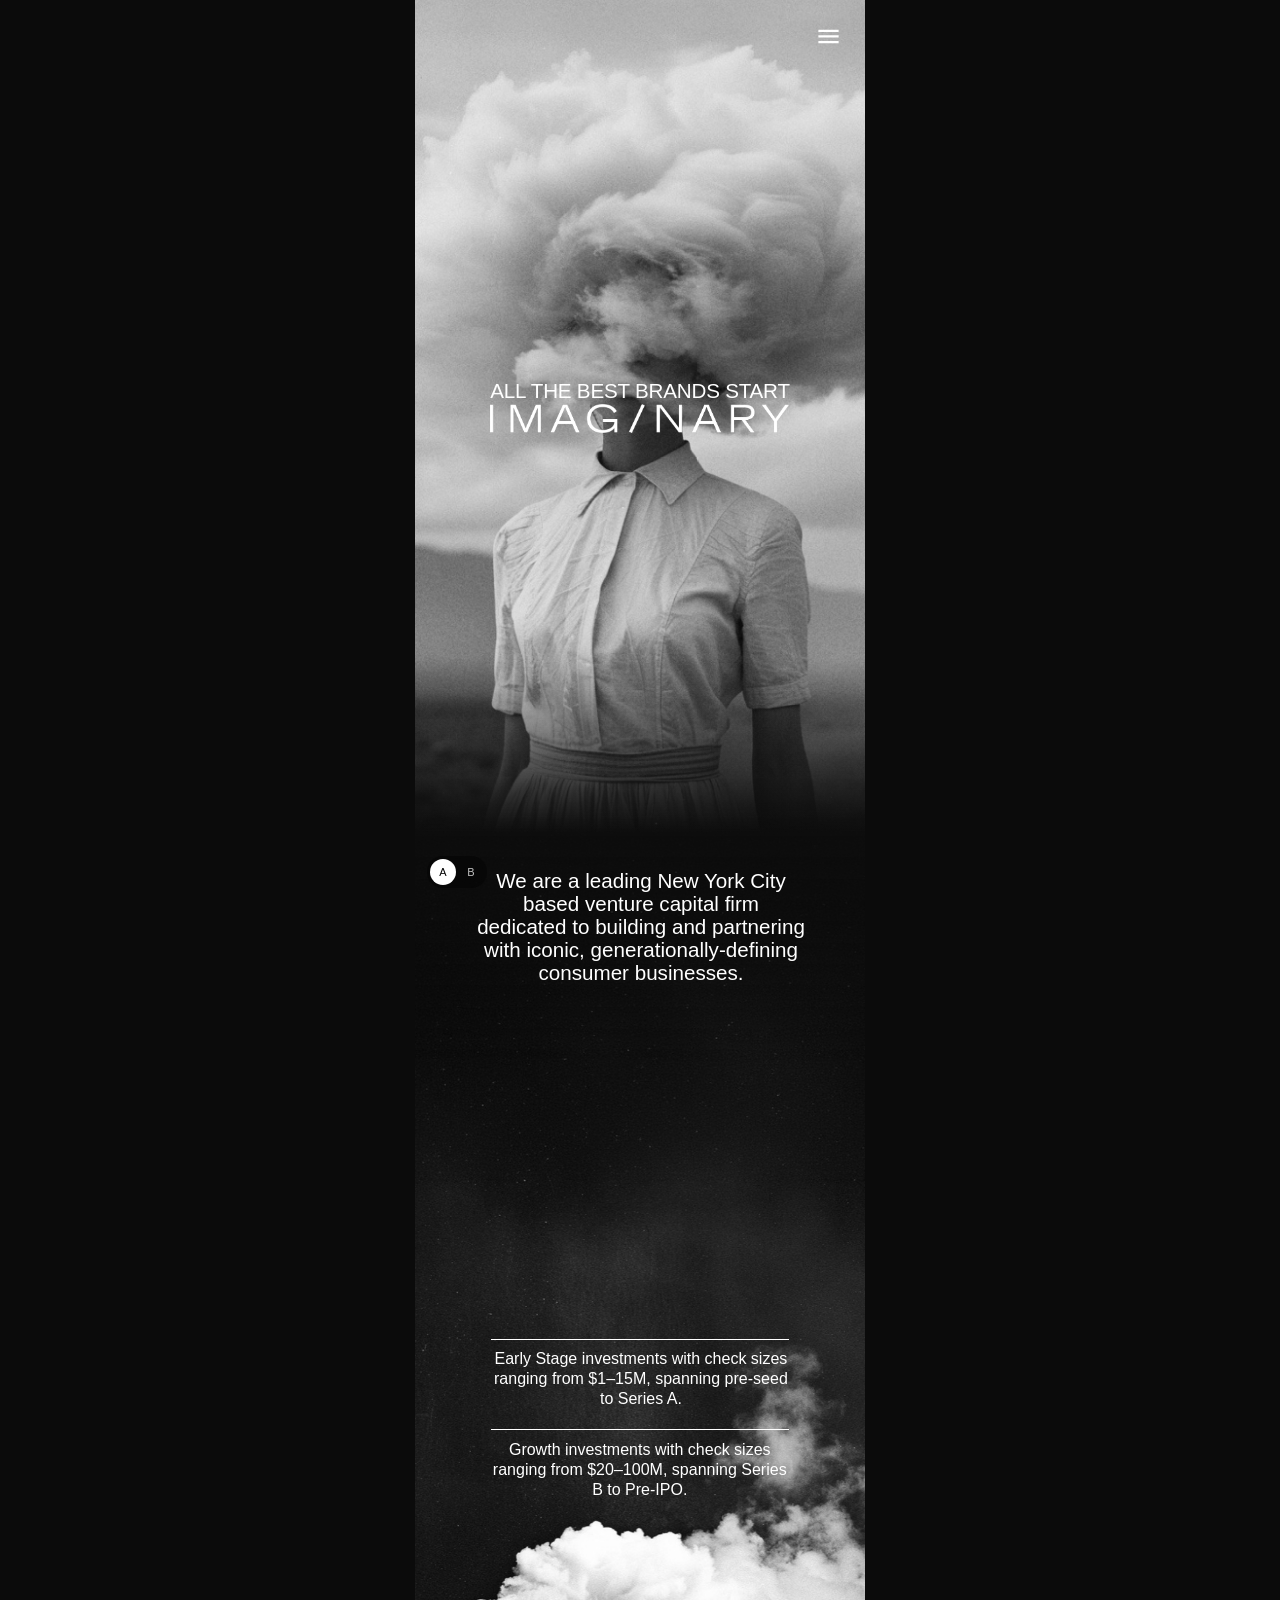
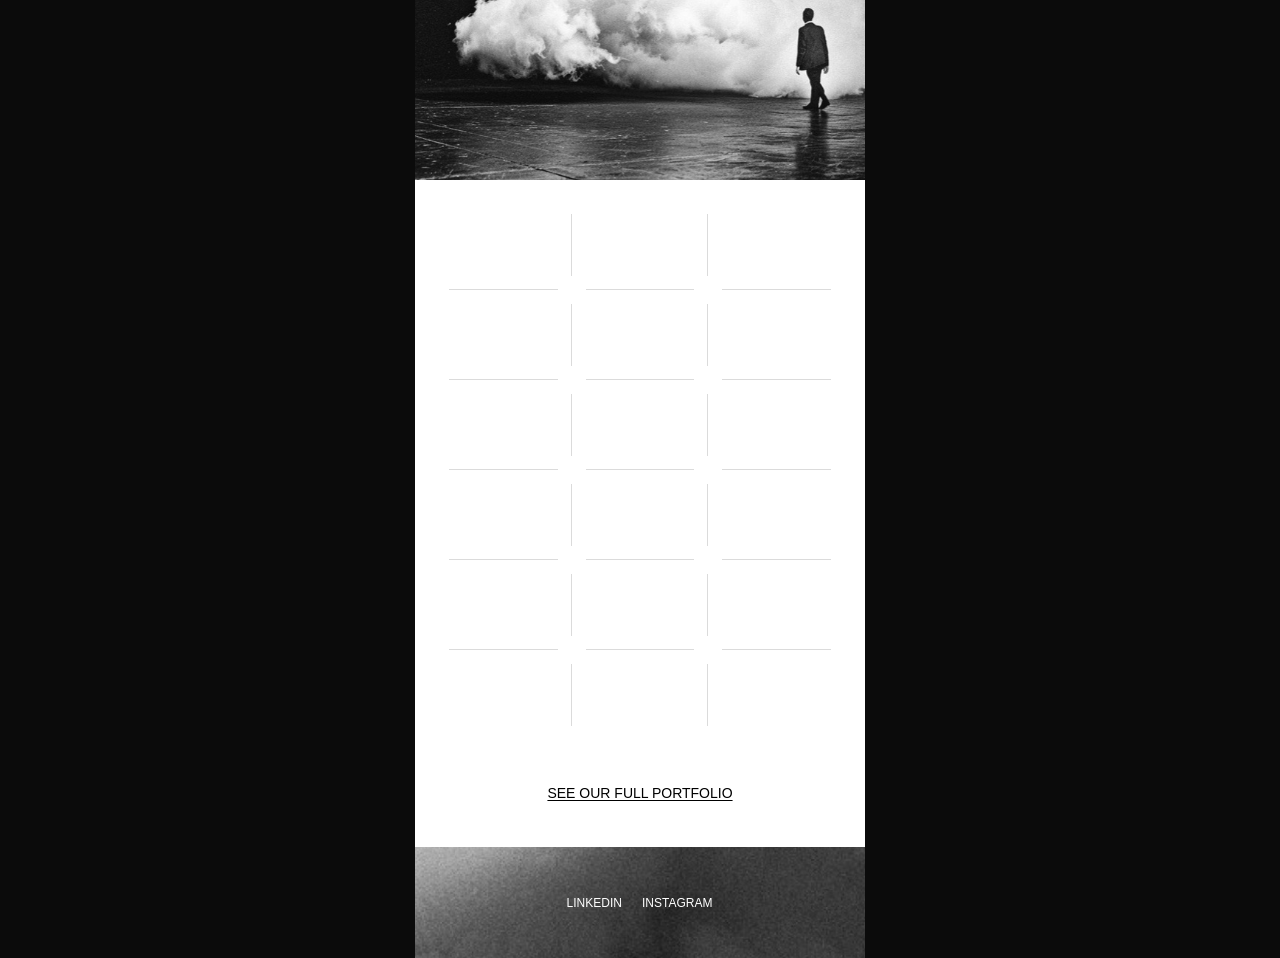
<file: Imaginary-Preview-GitHub/index.html>
<!doctype html>
<html lang="en">
<head>
  <meta charset="utf-8">
  <meta name="robots" content="noindex, nofollow">
  <meta name="viewport" content="width=device-width, initial-scale=1, viewport-fit=cover">
  <meta name="theme-color" content="#0f0f0f">
  <title>Imaginary</title>
  <link rel="preload" as="image" href="assets/img/hero.jpg">
  <link rel="stylesheet" href="css/styles.css?v=v2-32">
  <link rel="stylesheet" href="css/version-toggle.css?v=v2-13">
</head>
<body>

  <!-- Compact bar: slides in when scrolling back up -->
  <header class="nav frost" aria-label="Site">
    <a class="wordmark" href="index.html" aria-label="Imaginary home"><img src="assets/img/wordmark.png" alt="" width="1801" height="174"></a>
    <button class="nav__menu" type="button" data-menu-open aria-expanded="false" aria-label="Open menu"><img src="assets/icons/menu-white.svg" alt="" width="27.4809" height="27.4809"></button>
  </header>

  <!-- Menu (Figma 3273:385): frosted bar, links right-aligned -->
  <div class="menu" aria-hidden="true">
    <div class="menu__catch"></div>
    <nav class="menu__panel frost" aria-label="Main">
      <a class="wordmark" href="index.html" aria-label="Imaginary home"><img src="assets/img/wordmark.png" alt="" width="1801" height="174"></a>
      <button class="menu__close" type="button" aria-label="Close menu"><img src="assets/icons/close-v2.svg" alt="" width="24" height="24"></button>
      <ul class="menu__links">
        <li><a href="team.html">Team</a></li>
        <li><a href="portfolio.html">Portfolio</a></li>
        <li><a href="index.html#contact">Investor</a></li>
      </ul>
    </nav>
  </div>

  <main class="page">

    <!-- Hero + introduction (Figma 3273:414) -->
    <section class="h-hero">
      <img class="h-hero__img" data-parallax="0.25" src="assets/img/hero.jpg" alt="Figure in a white dress with her head in a cloud" width="876" height="876">

      <button class="menu-trigger menu-trigger--home" type="button" data-menu-open aria-expanded="false" aria-label="Open menu">
        <img src="assets/icons/menu-white.svg" alt="" width="27.4809" height="27.4809">
      </button>

      <div class="h-hero__tag" data-reveal style="--d:.35s">
        <p>all the best brands start</p>
        <img src="assets/img/wordmark.png" alt="Imaginary" width="1801" height="174">
        <h1 class="sr-only">Imaginary — all the best brands start Imaginary</h1>
      </div>

      <div class="h-hero__fade"></div>
      <img class="h-hero__clouds" src="assets/img/clouds-man.jpg" alt="" width="1180" height="1475" loading="lazy" decoding="async">

      <div class="h-checks__text" data-reveal>
        <p>We write checks from $1M to $100M</p>
        <p>at any stage, from ideation to late growth. We cover the full surface area of consumer and selectively invest in adjacent categories that power the consumer ecosystem.</p>
      </div>
      <div class="h-stage h-stage--early" data-reveal style="--d:.15s">
        <div class="h-stage__rule" aria-hidden="true"></div>
        <p>Early Stage investments with check sizes ranging from $1–15M, spanning pre-seed to Series A.</p>
      </div>
      <div class="h-stage h-stage--growth" data-reveal style="--d:.3s">
        <div class="h-stage__rule" aria-hidden="true"></div>
        <p>Growth investments with check sizes ranging from $20–100M, spanning Series B to Pre-IPO.</p>
      </div>

      <p class="h-intro" id="about" data-reveal>We are a leading New York City based venture capital firm dedicated to building and partnering with iconic, generationally-defining consumer businesses.</p>
    </section>

    <!-- Portfolio logos (Figma 3273:469) -->
    <section class="h-logos" aria-label="Portfolio companies">
      <div class="h-logos__grid">
        <div class="logo-cell"><div class="logo" data-reveal="fade" style="--d:0s;width:10.3832rem;height:2.0815rem"><img class="fit-contain" src="assets/logos/black/skims.png" alt="Skims"></div></div>
        <div class="logo-cell"><div class="logo" data-reveal="fade" style="--d:.06s;width:7.4000rem;height:3.0895rem"><img class="fit-contain" src="assets/logos/black/david.png" alt="David" width="800" height="334"></div></div>
        <div class="logo-cell"><div class="logo" data-reveal="fade" style="--d:.12s;width:9.3080rem;height:3.3000rem"><img class="fit-cover" src="assets/logos/black/nordic.png" alt="Nordic Knots"></div></div>

        <div class="logo-cell"><div class="logo logo--multiply" data-reveal="fade" style="--d:0s;width:12.1544rem;height:3.4717rem"><img src="assets/logos/black/reale.png" alt="Reale Actives" style="left:0;top:-46.58%;width:100%;height:193.16%"></div></div>
        <div class="logo-cell"><div class="logo" data-reveal="fade" style="--d:.06s;width:8.5100rem;height:3.6110rem"><img class="fit-contain" src="assets/logos/genius-ai.svg" alt="Genius AI" width="865" height="367"></div></div>
        <div class="logo-cell"><div class="logo" data-reveal="fade" style="--d:.12s;width:7.9264rem;height:4.4585rem"><img class="fit-cover" src="assets/logos/black/bero.png" alt="Bero"></div></div>

        <div class="logo-cell"><div class="logo logo--multiply" data-reveal="fade" style="--d:0s;width:11.9977rem;height:2.9994rem"><img class="fit-cover" src="assets/logos/black/bathhouse.png" alt="Bathhouse"></div></div>
        <div class="logo-cell"><div class="logo" data-reveal="fade" style="--d:.06s;width:9.2443rem;height:3.4937rem"><img class="fit-cover" src="assets/logos/black/alecs.png" alt="Alec's Ice Cream"></div></div>
        <div class="logo-cell"><div class="logo" data-reveal="fade" style="--d:.12s;width:11.6228rem;height:0.8400rem"><img src="assets/logos/black/danielle.png" alt="Danielle Frankel" style="left:-6.96%;top:-126.99%;width:113.92%;height:388.61%"></div></div>

        <div class="logo-cell"><div class="logo" data-reveal="fade" style="--d:0s;width:9.6000rem;height:2.0966rem"><img src="assets/logos/black/glossier.png" alt="Glossier" style="left:-57.85%;top:-492.98%;width:213.41%;height:785.96%"></div></div>
        <div class="logo-cell"><div class="logo" data-reveal="fade" style="--d:.06s;width:7.3495rem;height:1.7639rem"><img class="fit-cover" src="assets/logos/black/mejuri.png" alt="Mejuri"></div></div>
        <div class="logo-cell"><div class="logo" data-reveal="fade" style="--d:.12s;width:10.4000rem;height:4.3243rem"><img class="fit-contain" src="assets/logos/black/mila-v2.png" alt="Milá" width="481" height="200"></div></div>

        <div class="logo-cell"><div class="logo logo--multiply" data-reveal="fade" style="--d:0s;width:10.3832rem;height:1.6838rem"><img class="fit-fill" src="assets/logos/black/pov.svg" alt="Point of View"></div></div>
        <div class="logo-cell"><div class="logo logo--multiply" data-reveal="fade" style="--d:.06s;width:10.0793rem;height:3.2738rem"><img src="assets/logos/black/sundays.png" alt="Sundays" style="left:-14.55%;top:-54.34%;width:129.11%;height:208.69%"></div></div>
        <div class="logo-cell"><div class="logo" data-reveal="fade" style="--d:.12s;width:10.3832rem;height:1.4753rem"><img src="assets/logos/black/westman.png" alt="Westman Atelier" style="left:-6.5%;top:-111.23%;width:113%;height:322.45%"></div></div>

        <div class="logo-cell"><div class="logo logo--multiply" data-reveal="fade" style="--d:0s;width:7.4rem;height:1.3537rem"><img class="fit-fill" src="assets/logos/black/thefeed.svg" alt="The Feed"></div></div>
        <div class="logo-cell"><div class="logo logo--tincan" data-reveal="fade" style="--d:.06s;width:6.2536rem;height:2.8468rem"><img class="fit-fill" src="assets/logos/tincan.svg" alt="Tin Can" width="54.379" height="24.755"></div></div>
        <div class="logo-cell"><div class="logo" data-reveal="fade" style="--d:.12s;width:10.0000rem;height:1.8000rem"><img class="fit-contain" src="assets/logos/necessaire.svg" alt="Nécessaire" width="150" height="27"></div></div>
      </div>
      <a class="h-logos__all" href="portfolio.html">see our full portfolio</a>
    </section>

    <!-- Footer (Figma 3273:518) -->
    <footer class="footer" id="contact">
      <img class="footer__bg" data-parallax="0.15" data-anchor="bottom" src="assets/img/footer-clouds.jpg" alt="" width="1694.656" height="1694.656" loading="lazy" decoding="async">
      <nav class="footer__links" aria-label="Social">
        <a href="https://www.linkedin.com/company/imaginary/" target="_blank" rel="noopener">LINKEDIN</a>
        <a href="https://www.instagram.com/imaginary/?hl=en" target="_blank" rel="noopener">INSTAGRAM</a>
      </nav>
    </footer>
  </main>

  <script src="js/main.js?v=v2-21"></script>
  <script src="js/version-toggle.js?v=v2-13"></script>
</body>
</html>
</file>
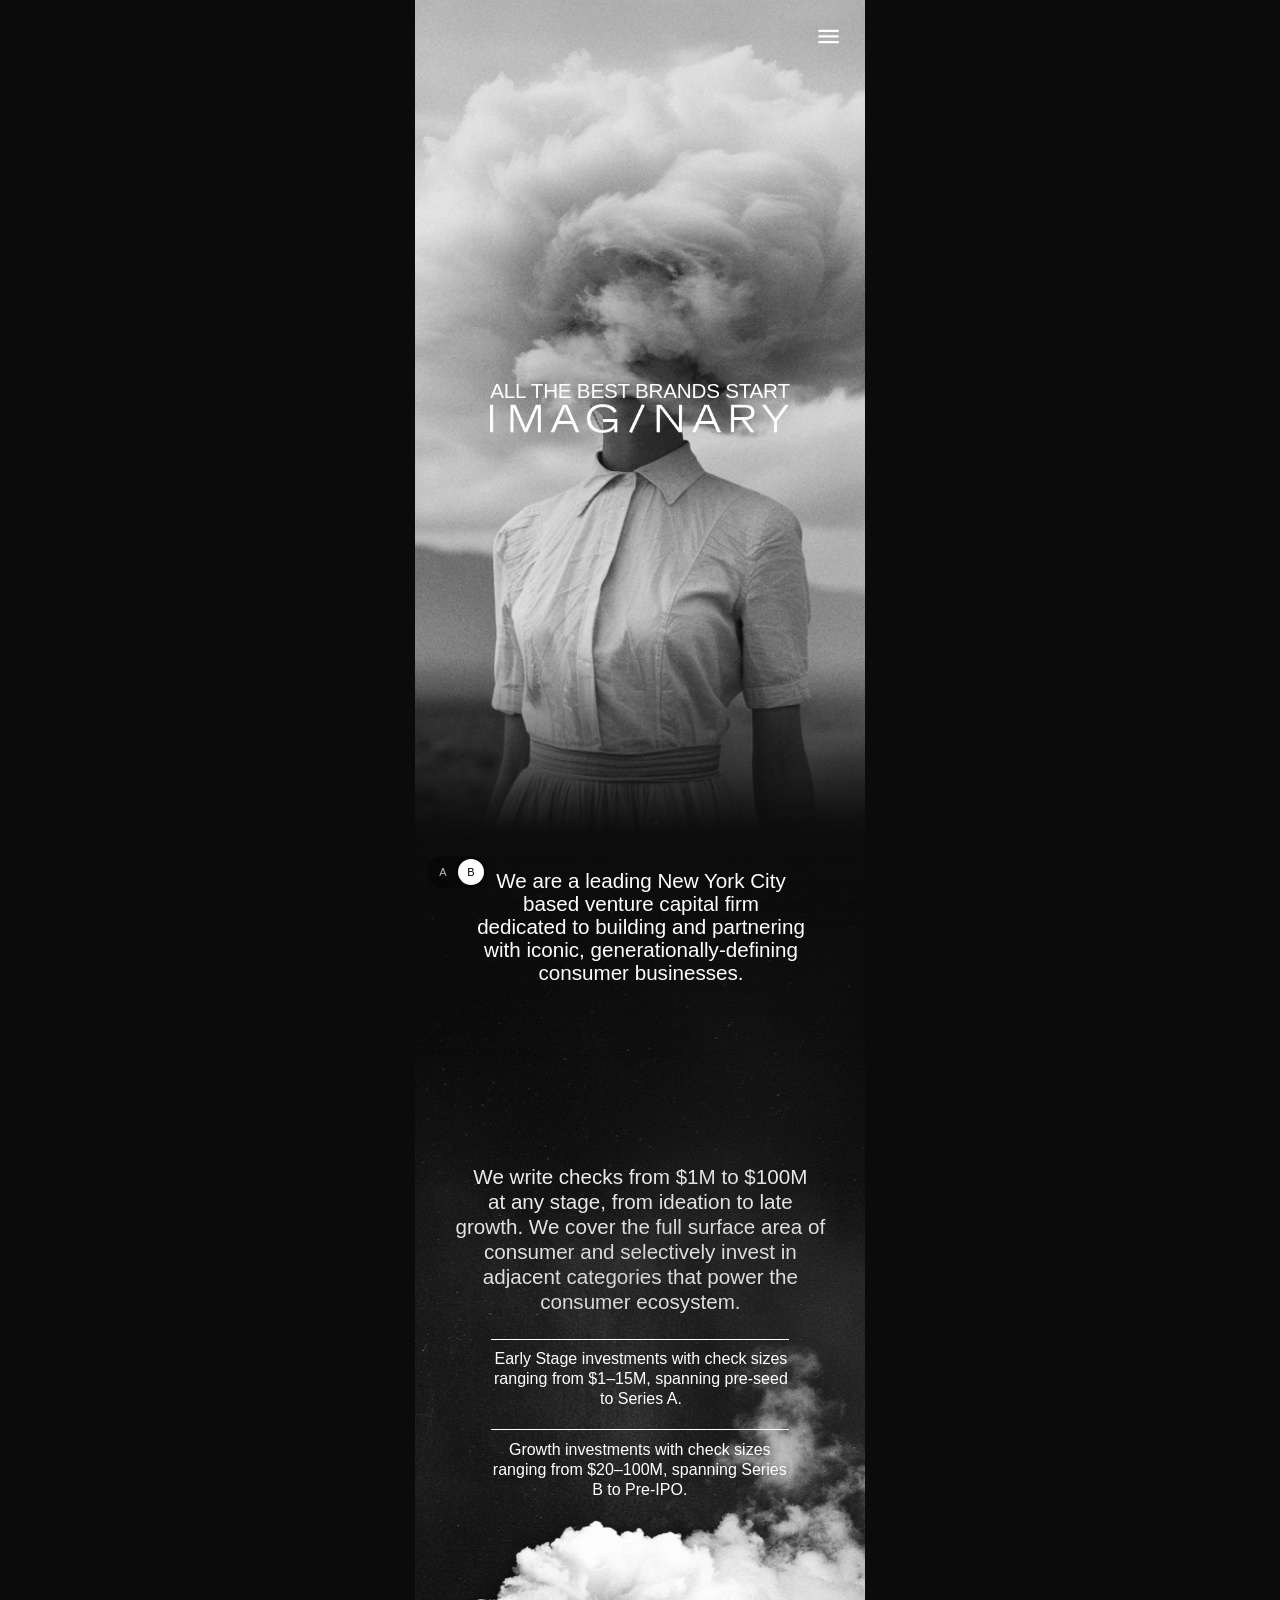
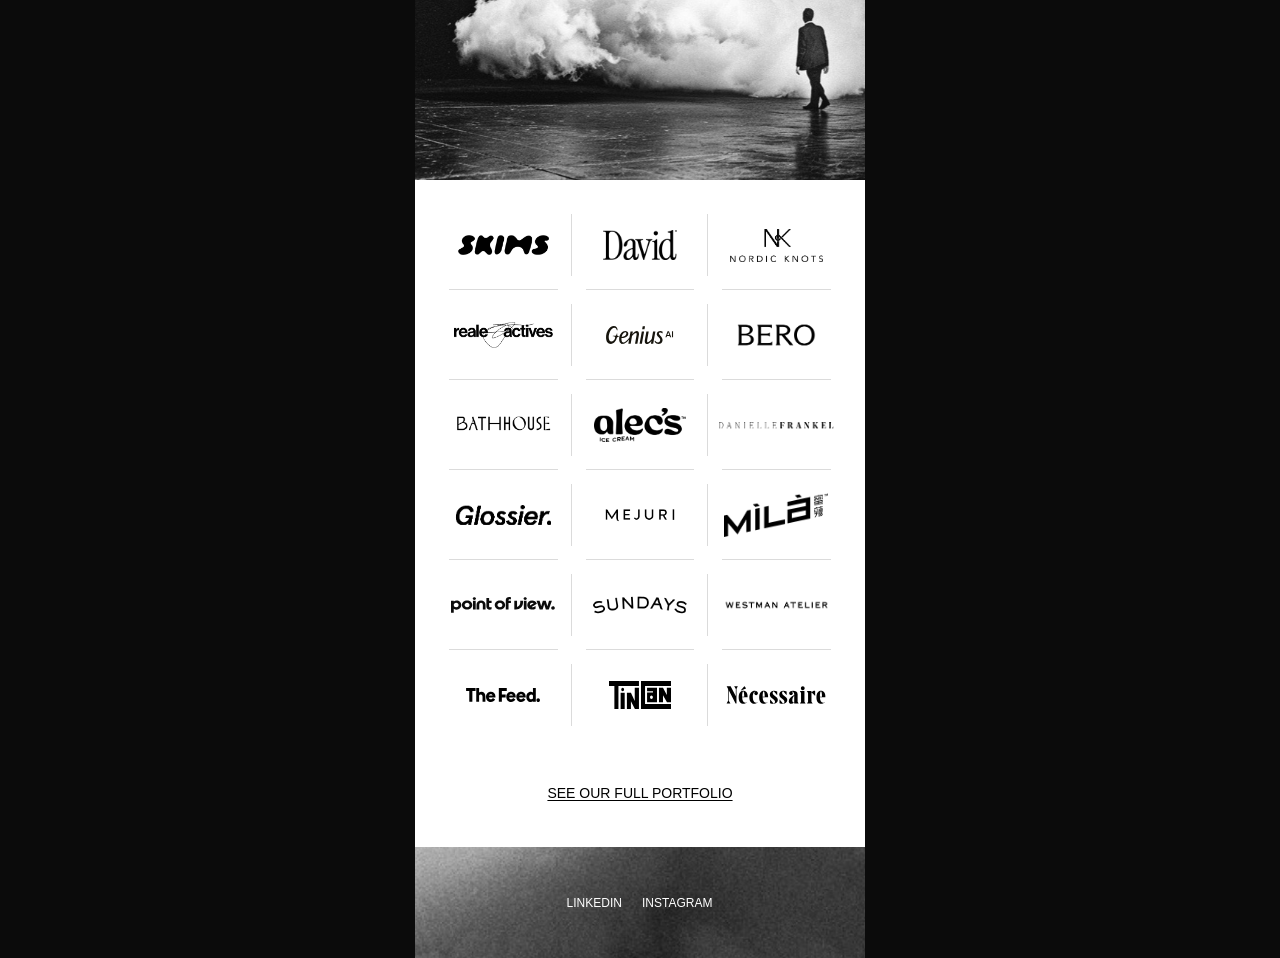
<file: Imaginary-Preview-GitHub/old-logo/index.html>
<!doctype html>
<html lang="en" data-version="old">
<head>
  <meta charset="utf-8">
  <base href="../">
  <meta name="robots" content="noindex, nofollow">
  <meta name="viewport" content="width=device-width, initial-scale=1, viewport-fit=cover">
  <meta name="theme-color" content="#0f0f0f">
  <title>Imaginary (original logo)</title>
  <link rel="preload" as="image" href="assets/img/hero.jpg">
  <link rel="stylesheet" href="css/styles.css?v=v2-32">
  <link rel="stylesheet" href="css/version-toggle.css?v=v2-13">
  <link rel="stylesheet" href="css/old-logo.css?v=v2-37">
</head>
<body>

  <!-- Compact bar: slides in when scrolling back up -->
  <header class="nav frost" aria-label="Site">
    <a class="wordmark" href="old-logo/index.html" aria-label="Imaginary home"><img src="assets/img/wordmark.png" alt="" width="1801" height="174"></a>
    <button class="nav__menu" type="button" data-menu-open aria-expanded="false" aria-label="Open menu"><img src="assets/icons/menu-white.svg" alt="" width="27.4809" height="27.4809"></button>
  </header>

  <!-- Menu (Figma 3273:385): frosted bar, links right-aligned -->
  <div class="menu" aria-hidden="true">
    <div class="menu__catch"></div>
    <nav class="menu__panel frost" aria-label="Main">
      <a class="wordmark" href="old-logo/index.html" aria-label="Imaginary home"><img src="assets/img/wordmark.png" alt="" width="1801" height="174"></a>
      <button class="menu__close" type="button" aria-label="Close menu"><img src="assets/icons/close-v2.svg" alt="" width="24" height="24"></button>
      <ul class="menu__links">
        <li><a href="old-logo/team.html">Team</a></li>
        <li><a href="old-logo/portfolio.html">Portfolio</a></li>
        <li><a href="old-logo/index.html#contact">Investor</a></li>
      </ul>
    </nav>
  </div>

  <main class="page">

    <!-- Hero + introduction (Figma 3273:414) -->
    <section class="h-hero">
      <img class="h-hero__img" data-parallax="0.25" src="assets/img/hero.jpg" alt="Figure in a white dress with her head in a cloud" width="876" height="876">

      <button class="menu-trigger menu-trigger--home" type="button" data-menu-open aria-expanded="false" aria-label="Open menu">
        <img src="assets/icons/menu-white.svg" alt="" width="27.4809" height="27.4809">
      </button>

      <div class="h-hero__tag" data-reveal style="--d:.35s">
        <p>all the best brands start</p>
        <img src="assets/img/wordmark.png" alt="Imaginary" width="1801" height="174">
        <h1 class="sr-only">Imaginary — all the best brands start Imaginary</h1>
      </div>

      <div class="h-hero__fade"></div>
      <img class="h-hero__clouds" src="assets/img/clouds-man.jpg" alt="" width="1180" height="1475" loading="lazy" decoding="async">

      <div class="h-checks__text" data-reveal>
        <p>We write checks from $1M to $100M</p>
        <p>at any stage, from ideation to late growth. We cover the full surface area of consumer and selectively invest in adjacent categories that power the consumer ecosystem.</p>
      </div>
      <div class="h-stage h-stage--early" data-reveal style="--d:.15s">
        <div class="h-stage__rule" aria-hidden="true"></div>
        <p>Early Stage investments with check sizes ranging from $1–15M, spanning pre-seed to Series A.</p>
      </div>
      <div class="h-stage h-stage--growth" data-reveal style="--d:.3s">
        <div class="h-stage__rule" aria-hidden="true"></div>
        <p>Growth investments with check sizes ranging from $20–100M, spanning Series B to Pre-IPO.</p>
      </div>

      <p class="h-intro" id="about" data-reveal>We are a leading New York City based venture capital firm dedicated to building and partnering with iconic, generationally-defining consumer businesses.</p>
    </section>

    <!-- Portfolio logos (Figma 3273:469) -->
    <section class="h-logos" aria-label="Portfolio companies">
      <div class="h-logos__grid">
        <div class="logo-cell"><div class="logo" data-reveal="fade" style="--d:0s;width:10.3832rem;height:2.0815rem"><img class="fit-contain" src="assets/logos/black/skims.png" alt="Skims"></div></div>
        <div class="logo-cell"><div class="logo" data-reveal="fade" style="--d:.06s;width:7.4000rem;height:3.0895rem"><img class="fit-contain" src="assets/logos/black/david.png" alt="David" width="800" height="334"></div></div>
        <div class="logo-cell"><div class="logo" data-reveal="fade" style="--d:.12s;width:9.3080rem;height:3.3000rem"><img class="fit-cover" src="assets/logos/black/nordic.png" alt="Nordic Knots"></div></div>

        <div class="logo-cell"><div class="logo logo--multiply" data-reveal="fade" style="--d:0s;width:12.1544rem;height:3.4717rem"><img src="assets/logos/black/reale.png" alt="Reale Actives" style="left:0;top:-46.58%;width:100%;height:193.16%"></div></div>
        <div class="logo-cell"><div class="logo" data-reveal="fade" style="--d:.06s;width:8.5100rem;height:3.6110rem"><img class="fit-contain" src="assets/logos/genius-ai.svg" alt="Genius AI" width="865" height="367"></div></div>
        <div class="logo-cell"><div class="logo" data-reveal="fade" style="--d:.12s;width:7.9264rem;height:4.4585rem"><img class="fit-cover" src="assets/logos/black/bero.png" alt="Bero"></div></div>

        <div class="logo-cell"><div class="logo logo--multiply" data-reveal="fade" style="--d:0s;width:11.9977rem;height:2.9994rem"><img class="fit-cover" src="assets/logos/black/bathhouse.png" alt="Bathhouse"></div></div>
        <div class="logo-cell"><div class="logo" data-reveal="fade" style="--d:.06s;width:9.2443rem;height:3.4937rem"><img class="fit-cover" src="assets/logos/black/alecs.png" alt="Alec's Ice Cream"></div></div>
        <div class="logo-cell"><div class="logo" data-reveal="fade" style="--d:.12s;width:11.6228rem;height:0.8400rem"><img src="assets/logos/black/danielle.png" alt="Danielle Frankel" style="left:-6.96%;top:-126.99%;width:113.92%;height:388.61%"></div></div>

        <div class="logo-cell"><div class="logo" data-reveal="fade" style="--d:0s;width:9.6000rem;height:2.0966rem"><img src="assets/logos/black/glossier.png" alt="Glossier" style="left:-57.85%;top:-492.98%;width:213.41%;height:785.96%"></div></div>
        <div class="logo-cell"><div class="logo" data-reveal="fade" style="--d:.06s;width:7.3495rem;height:1.7639rem"><img class="fit-cover" src="assets/logos/black/mejuri.png" alt="Mejuri"></div></div>
        <div class="logo-cell"><div class="logo" data-reveal="fade" style="--d:.12s;width:10.4000rem;height:4.3243rem"><img class="fit-contain" src="assets/logos/black/mila-v2.png" alt="Milá" width="481" height="200"></div></div>

        <div class="logo-cell"><div class="logo logo--multiply" data-reveal="fade" style="--d:0s;width:10.3832rem;height:1.6838rem"><img class="fit-fill" src="assets/logos/black/pov.svg" alt="Point of View"></div></div>
        <div class="logo-cell"><div class="logo logo--multiply" data-reveal="fade" style="--d:.06s;width:10.0793rem;height:3.2738rem"><img src="assets/logos/black/sundays.png" alt="Sundays" style="left:-14.55%;top:-54.34%;width:129.11%;height:208.69%"></div></div>
        <div class="logo-cell"><div class="logo" data-reveal="fade" style="--d:.12s;width:10.3832rem;height:1.4753rem"><img src="assets/logos/black/westman.png" alt="Westman Atelier" style="left:-6.5%;top:-111.23%;width:113%;height:322.45%"></div></div>

        <div class="logo-cell"><div class="logo logo--multiply" data-reveal="fade" style="--d:0s;width:7.4rem;height:1.3537rem"><img class="fit-fill" src="assets/logos/black/thefeed.svg" alt="The Feed"></div></div>
        <div class="logo-cell"><div class="logo logo--tincan" data-reveal="fade" style="--d:.06s;width:6.2536rem;height:2.8468rem"><img class="fit-fill" src="assets/logos/tincan.svg" alt="Tin Can" width="54.379" height="24.755"></div></div>
        <div class="logo-cell"><div class="logo" data-reveal="fade" style="--d:.12s;width:10.0000rem;height:1.8000rem"><img class="fit-contain" src="assets/logos/necessaire.svg" alt="Nécessaire" width="150" height="27"></div></div>
      </div>
      <a class="h-logos__all" href="old-logo/portfolio.html">see our full portfolio</a>
    </section>

    <!-- Footer (Figma 3273:518) -->
    <footer class="footer" id="contact">
      <img class="footer__bg" data-parallax="0.15" data-anchor="bottom" src="assets/img/footer-clouds.jpg" alt="" width="1694.656" height="1694.656" loading="lazy" decoding="async">
      <nav class="footer__links" aria-label="Social">
        <a href="https://www.linkedin.com/company/imaginary/" target="_blank" rel="noopener">LINKEDIN</a>
        <a href="https://www.instagram.com/imaginary/?hl=en" target="_blank" rel="noopener">INSTAGRAM</a>
      </nav>
    </footer>
  </main>

  <script src="js/main.js?v=v2-21"></script>
  <script src="js/version-toggle.js?v=v2-13"></script>
</body>
</html>
</file>
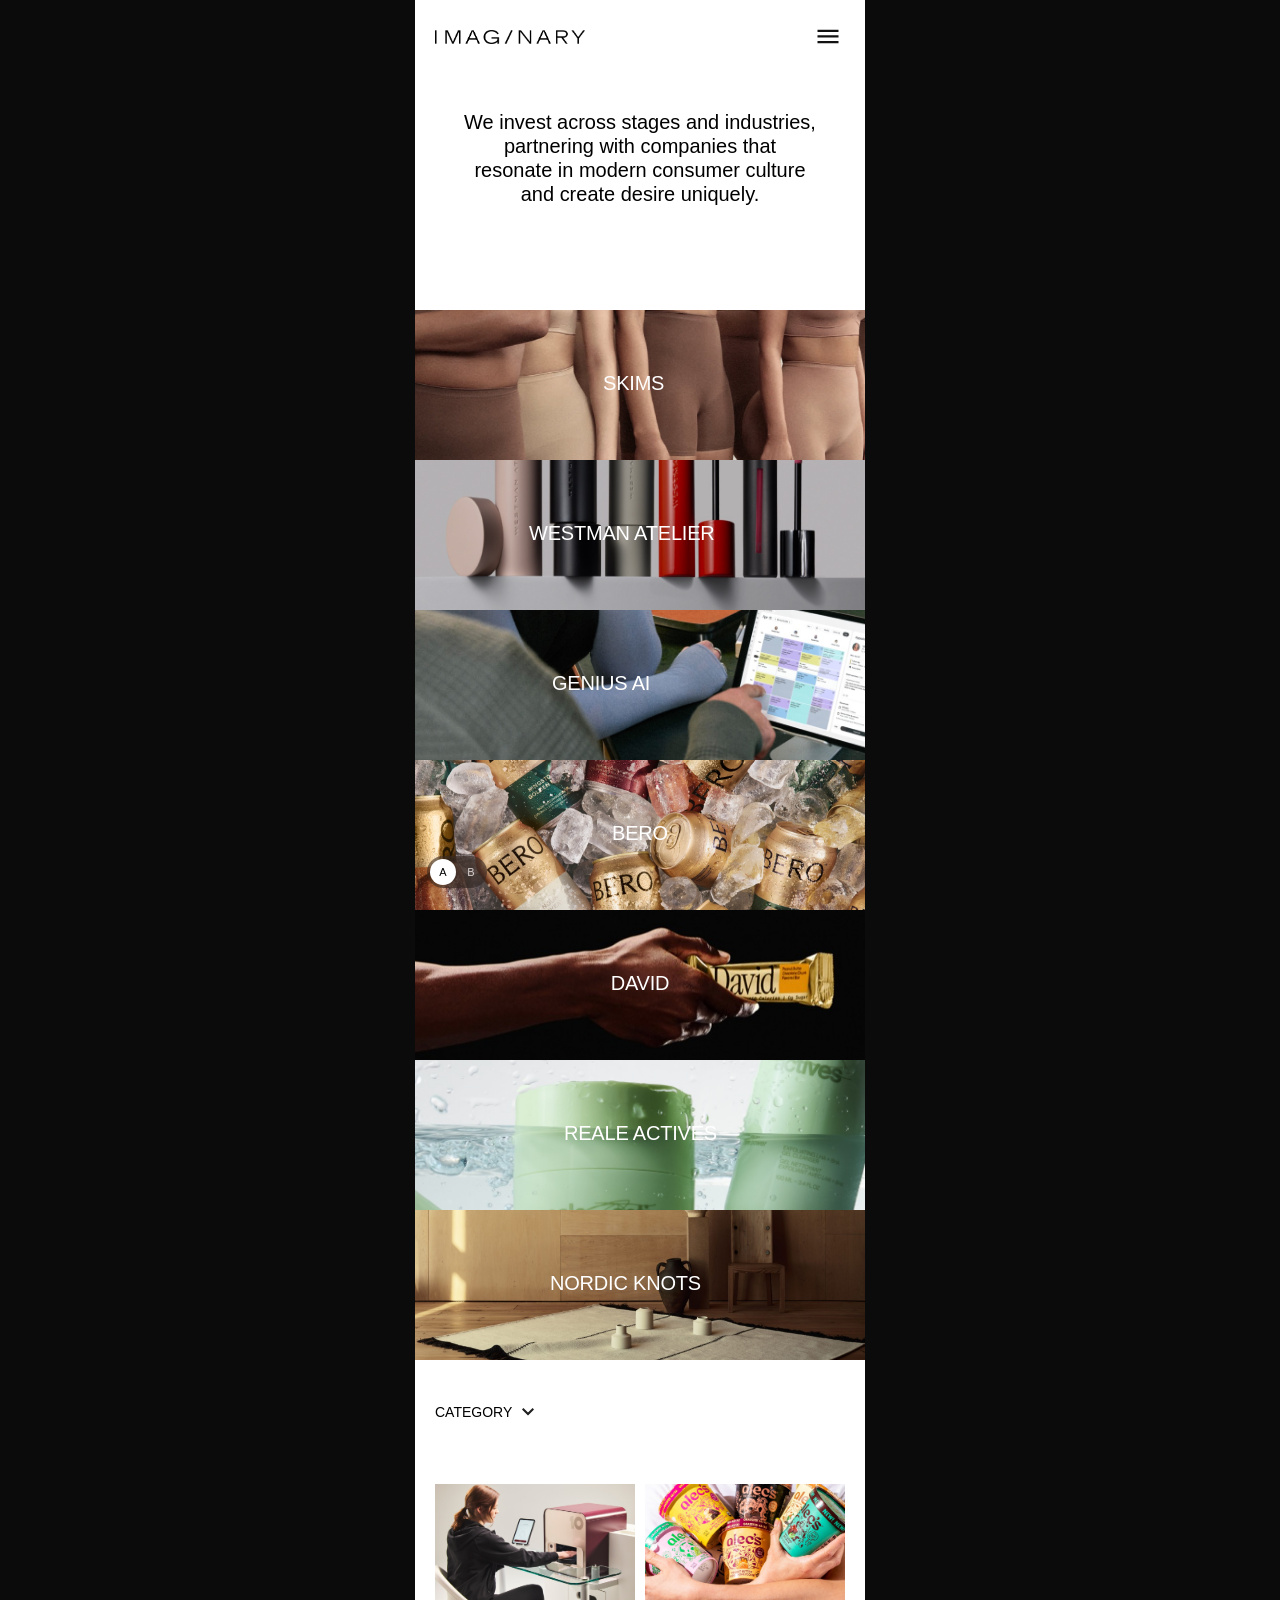
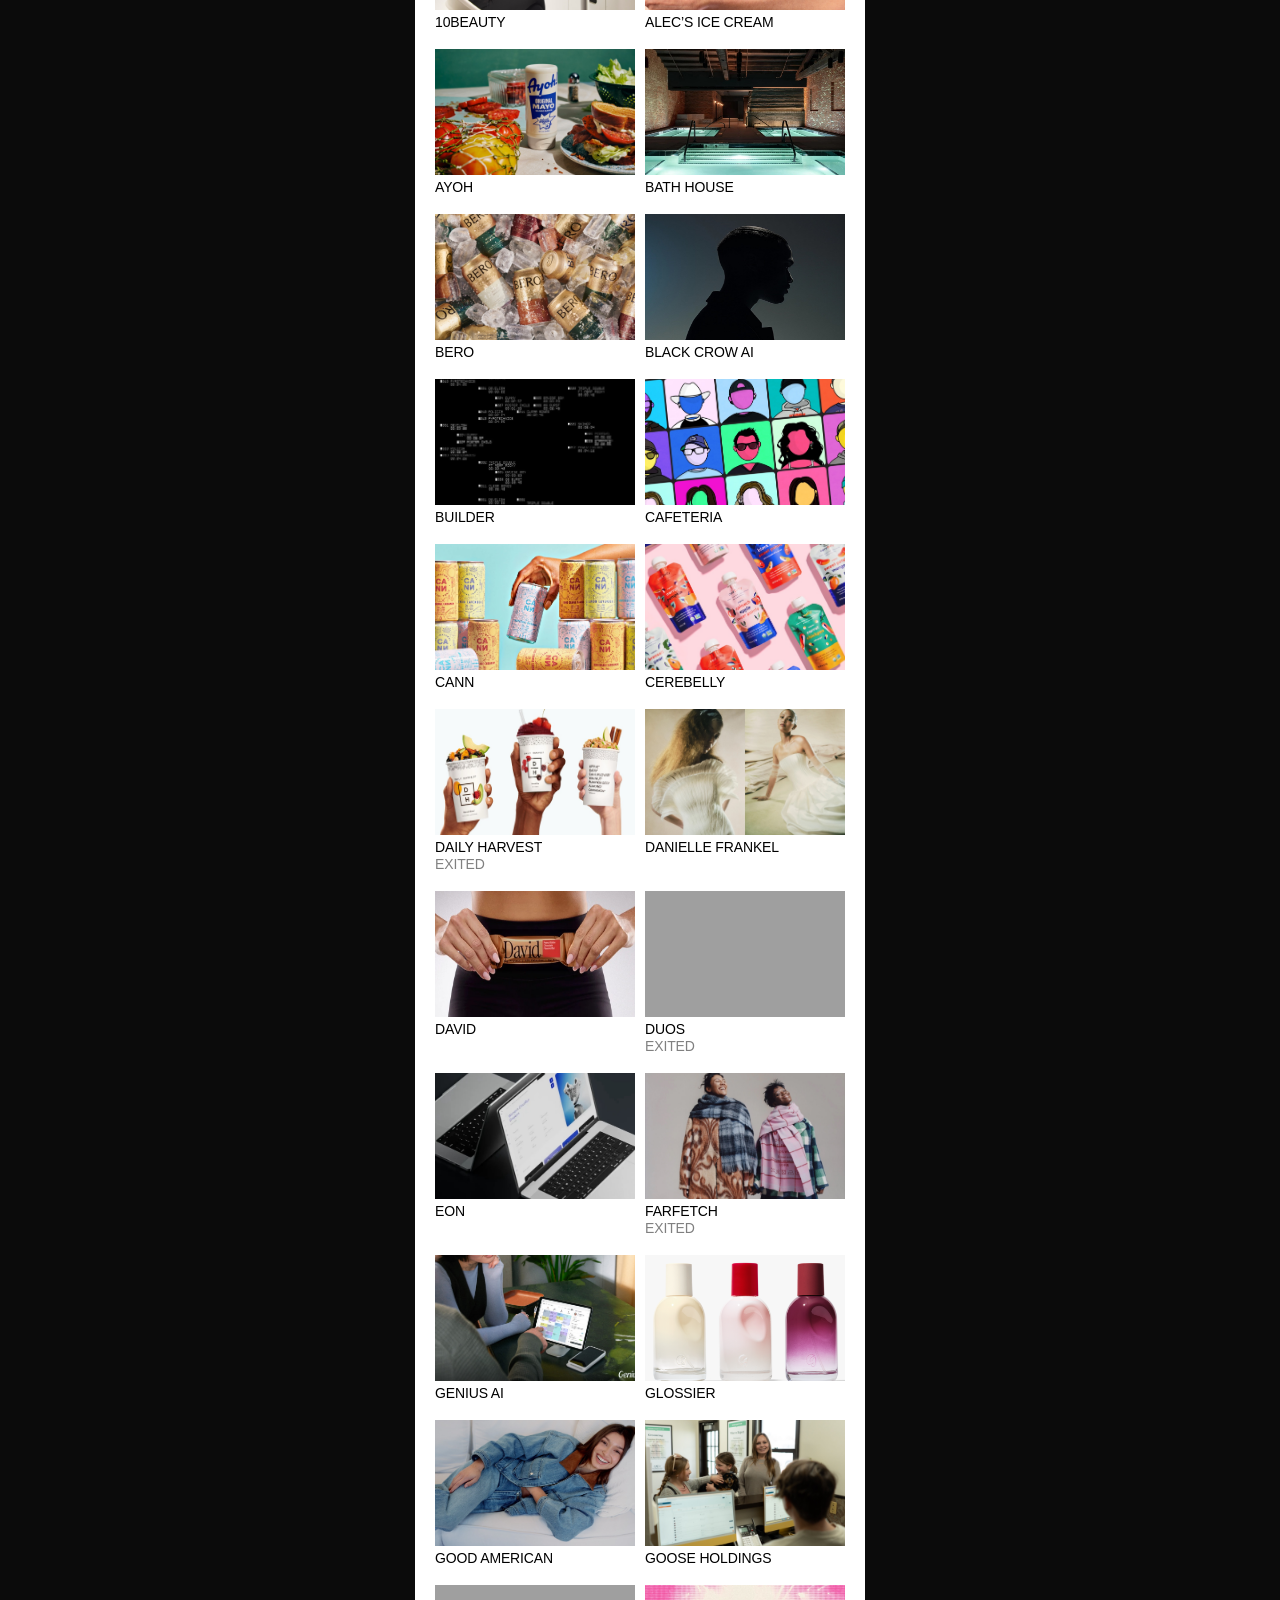
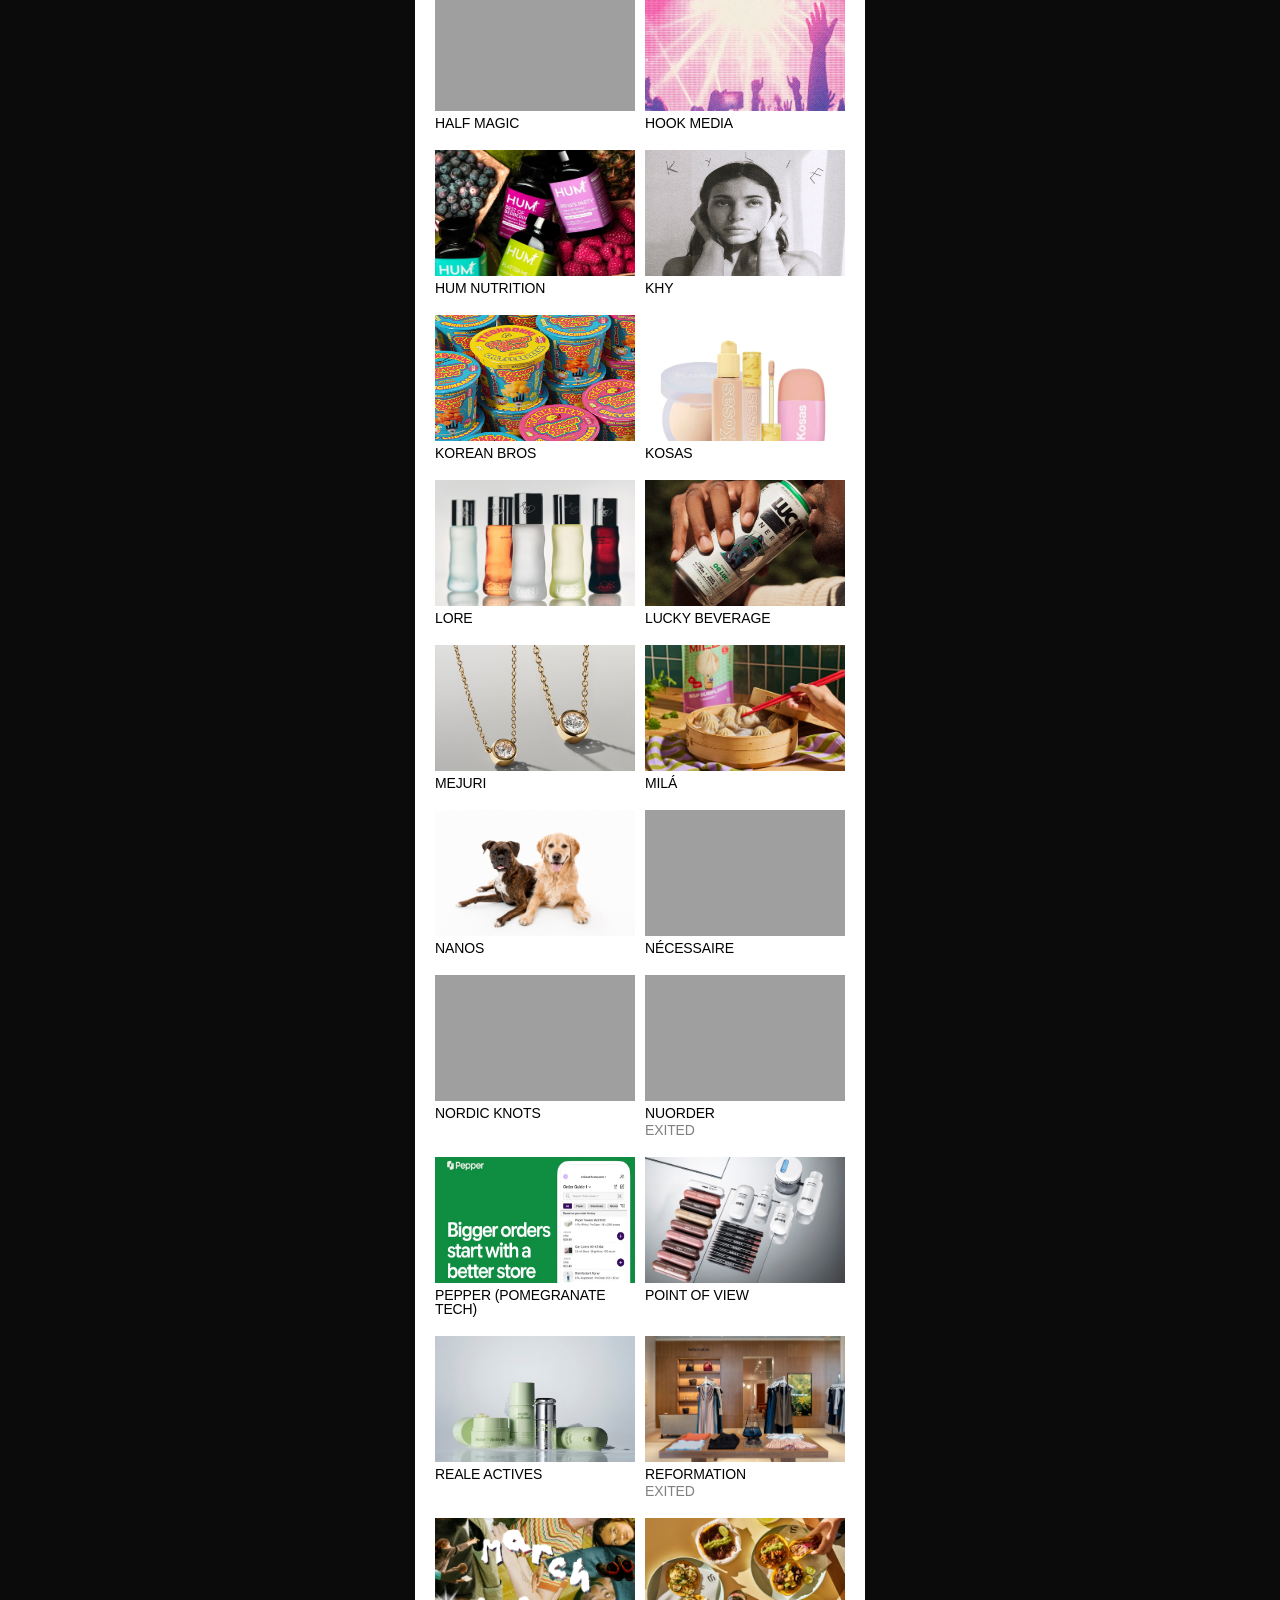
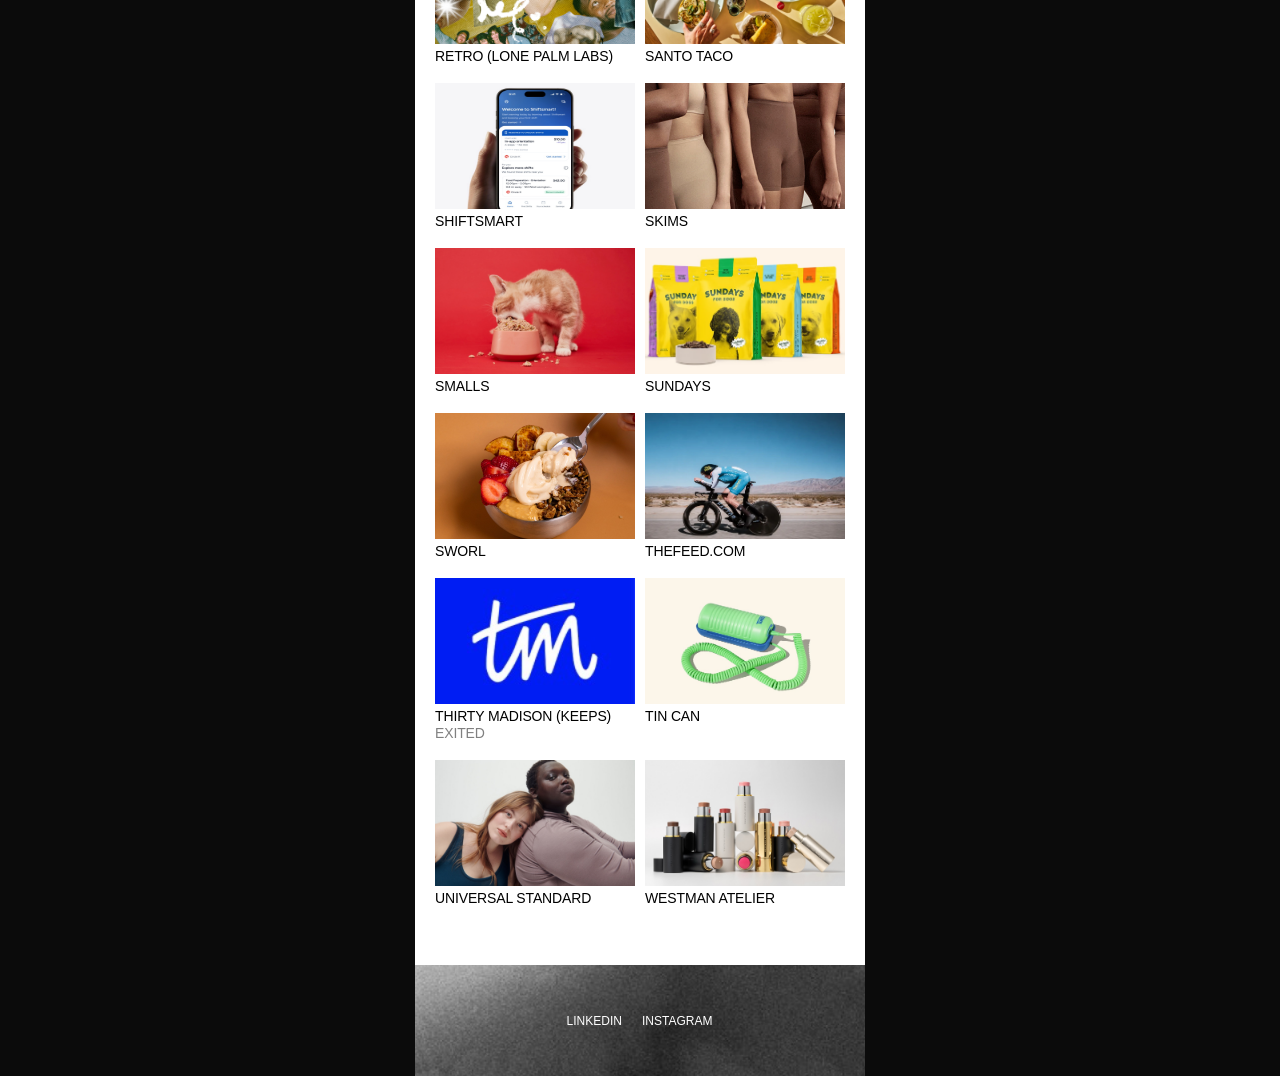
<file: Imaginary-Preview-GitHub/portfolio.html>
<!doctype html>
<html lang="en">
<head>
  <meta charset="utf-8">
  <meta name="robots" content="noindex, nofollow">
  <meta name="viewport" content="width=device-width, initial-scale=1, viewport-fit=cover">
  <meta name="theme-color" content="#ffffff">
  <title>Portfolio — Imaginary</title>
  <link rel="stylesheet" href="css/styles.css?v=v2-33">
  <link rel="stylesheet" href="css/version-toggle.css?v=v2-13">
</head>
<body>

  <!-- Compact bar: slides in when scrolling back up -->
  <header class="nav frost" aria-label="Site">
    <a class="wordmark" href="index.html" aria-label="Imaginary home"><img src="assets/img/wordmark.png" alt="" width="1801" height="174"></a>
    <button class="nav__menu" type="button" data-menu-open aria-expanded="false" aria-label="Open menu"><img src="assets/icons/menu-white.svg" alt="" width="27.4809" height="27.4809"></button>
  </header>

  <!-- Menu (Figma 3273:385): frosted bar, links right-aligned -->
  <div class="menu" aria-hidden="true">
    <div class="menu__catch"></div>
    <nav class="menu__panel frost" aria-label="Main">
      <a class="wordmark" href="index.html" aria-label="Imaginary home"><img src="assets/img/wordmark.png" alt="" width="1801" height="174"></a>
      <button class="menu__close" type="button" aria-label="Close menu"><img src="assets/icons/close-v2.svg" alt="" width="24" height="24"></button>
      <ul class="menu__links">
        <li><a href="team.html">Team</a></li>
        <li><a href="portfolio.html" aria-current="page">Portfolio</a></li>
        <li><a href="index.html#contact">Investor</a></li>
      </ul>
    </nav>
  </div>

  <main class="page">

    <!-- Intro (Figma 3273:644) -->
    <section class="intro p-intro">
      <a class="wordmark intro__wordmark" href="index.html" aria-label="Imaginary home"><img src="assets/img/wordmark.png" alt="" width="1801" height="174"></a>
      <button class="menu-trigger" type="button" data-menu-open aria-expanded="false" aria-label="Open menu">
        <img src="assets/icons/menu-portfolio.svg" alt="" width="27.4809" height="27.4809">
      </button>
      <h1 class="intro__text" data-reveal style="--d:.2s">We invest across stages and industries, partnering with companies that resonate in modern consumer culture and create desire uniquely.</h1>
    </section>

    <!-- Featured companies (Figma 3273:651) -->
    <section class="p-featured" aria-label="Featured companies">
      <a class="feature" href="https://skims.com/" target="_blank" rel="noopener" data-inview>
        <div class="feature__media" style="left:-3.7rem;top:-4.6rem;width:52.3rem;height:29.3rem"><img src="assets/feat/skims.jpg" alt="" loading="lazy" decoding="async"></div>
        <p class="feature__label" style="left:18.8rem">Skims</p>
      </a>
      <a class="feature" href="https://www.westman-atelier.com/" target="_blank" rel="noopener" data-inview>
        <div class="feature__media" style="left:-5.7rem;top:0rem;width:56.3rem;height:25.3rem"><img src="assets/feat/westman.jpg" style="object-position:50% 100%" alt="" loading="lazy" decoding="async"></div>
        <p class="feature__label" style="left:11.4rem">Westman Atelier</p>
      </a>
      <a class="feature" href="https://genius.ai/" target="_blank" rel="noopener" data-inview>
        <div class="feature__media" style="left:0rem;top:-10.853rem;width:64.7444rem;height:36.4187rem"><img src="assets/feat/genius.jpg" alt="" loading="lazy" decoding="async"></div>
        <p class="feature__label" style="left:13.7rem">GENIUS AI</p>
      </a>
      <a class="feature feature--red" href="https://berobrewing.com/" target="_blank" rel="noopener" data-inview>
        <div class="feature__media" style="left:0rem;top:-1.2423rem;width:45rem;height:30.0366rem"><img src="assets/feat/bero.jpg" alt="" loading="lazy" decoding="async"></div>
        <p class="feature__label feature__label--center">BERO</p>
      </a>
      <a class="feature feature--red" href="https://davidprotein.com/" target="_blank" rel="noopener" data-inview>
        <div class="feature__media" style="left:0rem;top:0rem;width:45rem;height:20.1168rem"><img class="crop" src="assets/feat/david.jpg" alt="" loading="lazy" decoding="async" style="left:-141.68%;top:-123.27%;width:241.68%;height:304.1%"></div>
        <p class="feature__label feature__label--center">DAVID</p>
      </a>
      <a class="feature feature--red" href="https://realeactives.com/" target="_blank" rel="noopener" data-inview>
        <div class="feature__media" style="left:0rem;top:-22.55rem;width:45rem;height:67.5rem"><img src="assets/feat/reale.jpg" alt="" loading="lazy" decoding="async"></div>
        <p class="feature__label feature__label--center" style="left:0.1rem">REALE ACTIVES</p>
      </a>
      <a class="feature" href="https://nordicknots.com/" target="_blank" rel="noopener" data-inview>
        <div class="feature__media" style="left:0rem;top:-5.17rem;width:45rem;height:25.1695rem"><img src="assets/feat/nordic.jpg" alt="" loading="lazy" decoding="async"></div>
        <p class="feature__label" style="left:13.5rem">NORDIC KNOTS</p>
      </a>
    </section>

    <!-- All companies: Category dropdown + grid (Figma 3273:677, 3273:1017) -->
    <section class="p-list" aria-label="All portfolio companies">
      <div class="p-filters">
        <button class="p-toggle" type="button" aria-expanded="false" aria-controls="panel-category" data-panel="category">Category <img class="p-toggle__chev" src="assets/icons/chevron.svg" alt="" width="24" height="24"></button>
      </div>
      <div class="p-panel" id="panel-category"><div class="p-panel__clip"><div class="p-chips" role="group" aria-label="Filter by category"></div></div></div>
      <div class="p-grid"></div>
    </section>

    <!-- Footer (Figma 3273:518) -->
    <footer class="footer" id="contact">
      <img class="footer__bg" data-parallax="0.15" data-anchor="bottom" src="assets/img/footer-clouds.jpg" alt="" width="1694.656" height="1694.656" loading="lazy" decoding="async">
      <nav class="footer__links" aria-label="Social">
        <a href="https://www.linkedin.com/company/imaginary/" target="_blank" rel="noopener">LINKEDIN</a>
        <a href="https://www.instagram.com/imaginary/?hl=en" target="_blank" rel="noopener">INSTAGRAM</a>
      </nav>
    </footer>
  </main>

  <script src="js/main.js?v=v2-21"></script>
  <script src="js/portfolio.js?v=v2-40"></script>
  <script src="js/version-toggle.js?v=v2-13"></script>
</body>
</html>
</file>
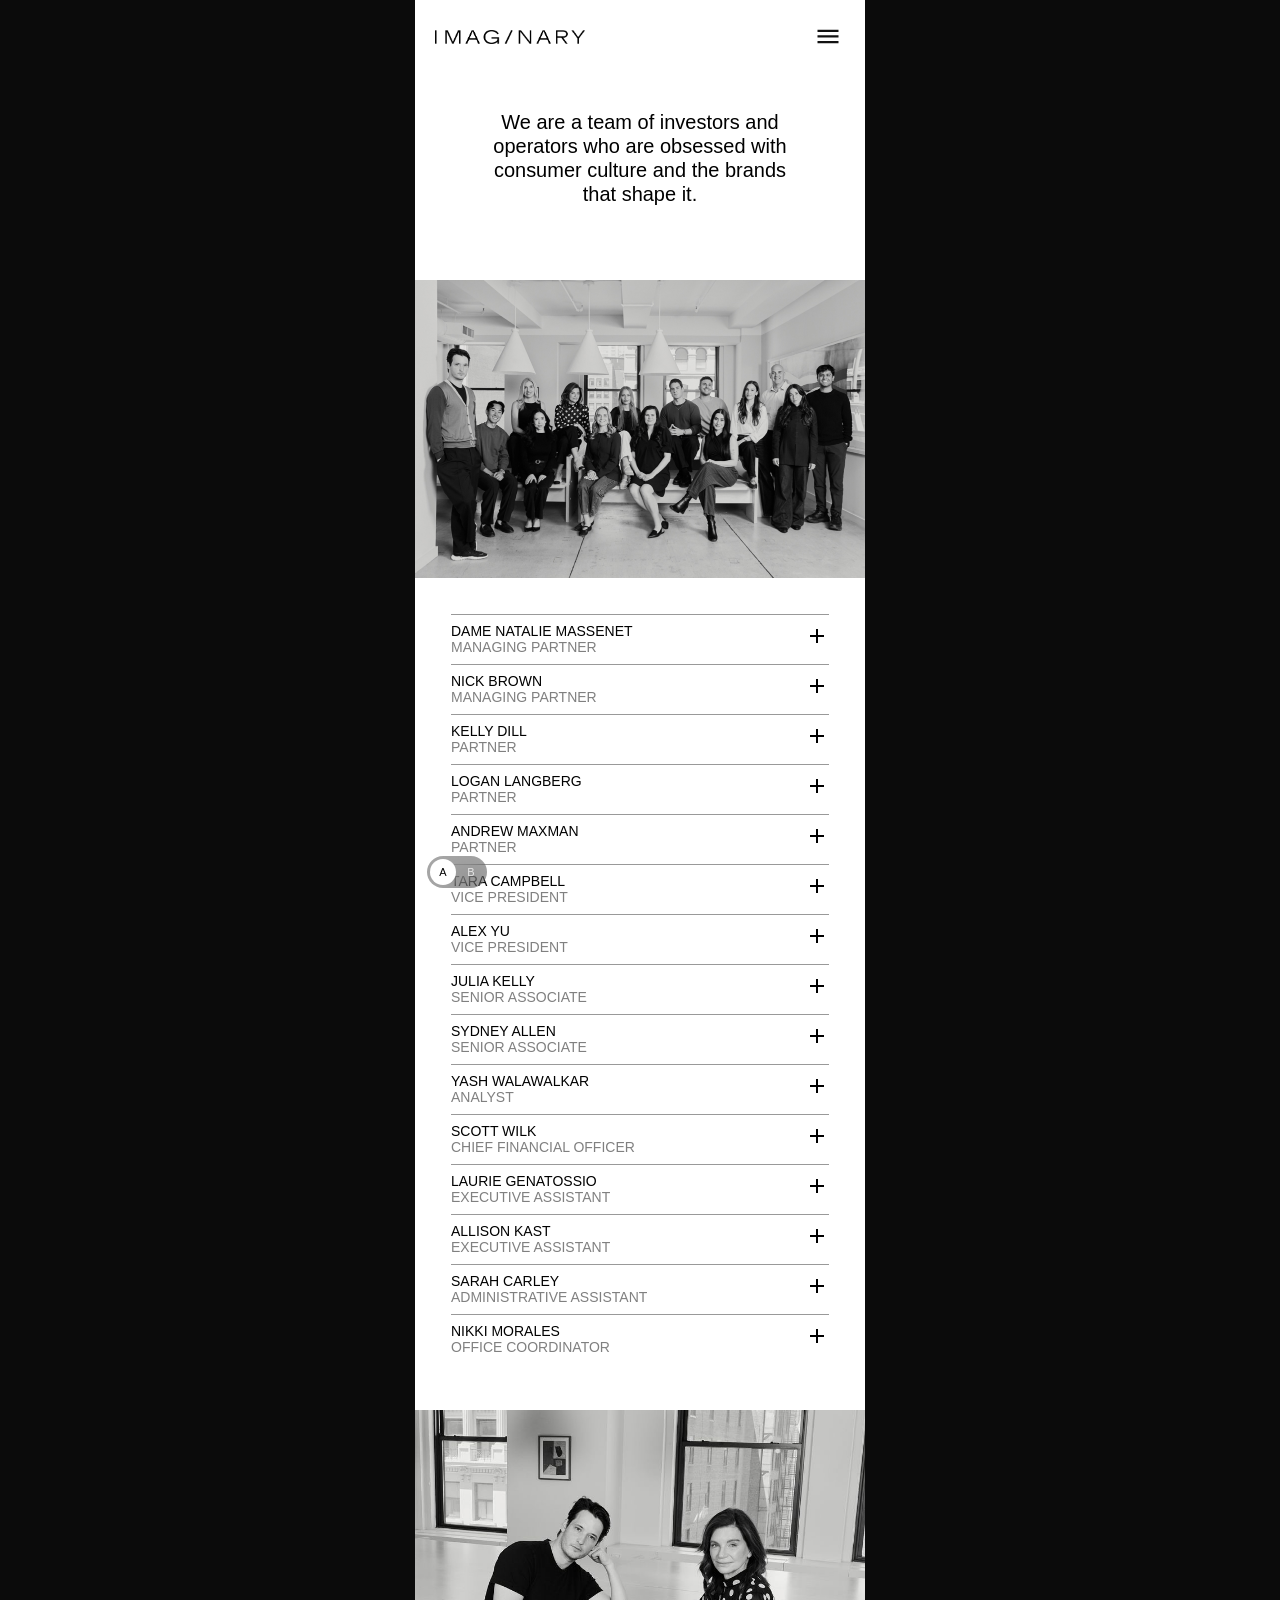
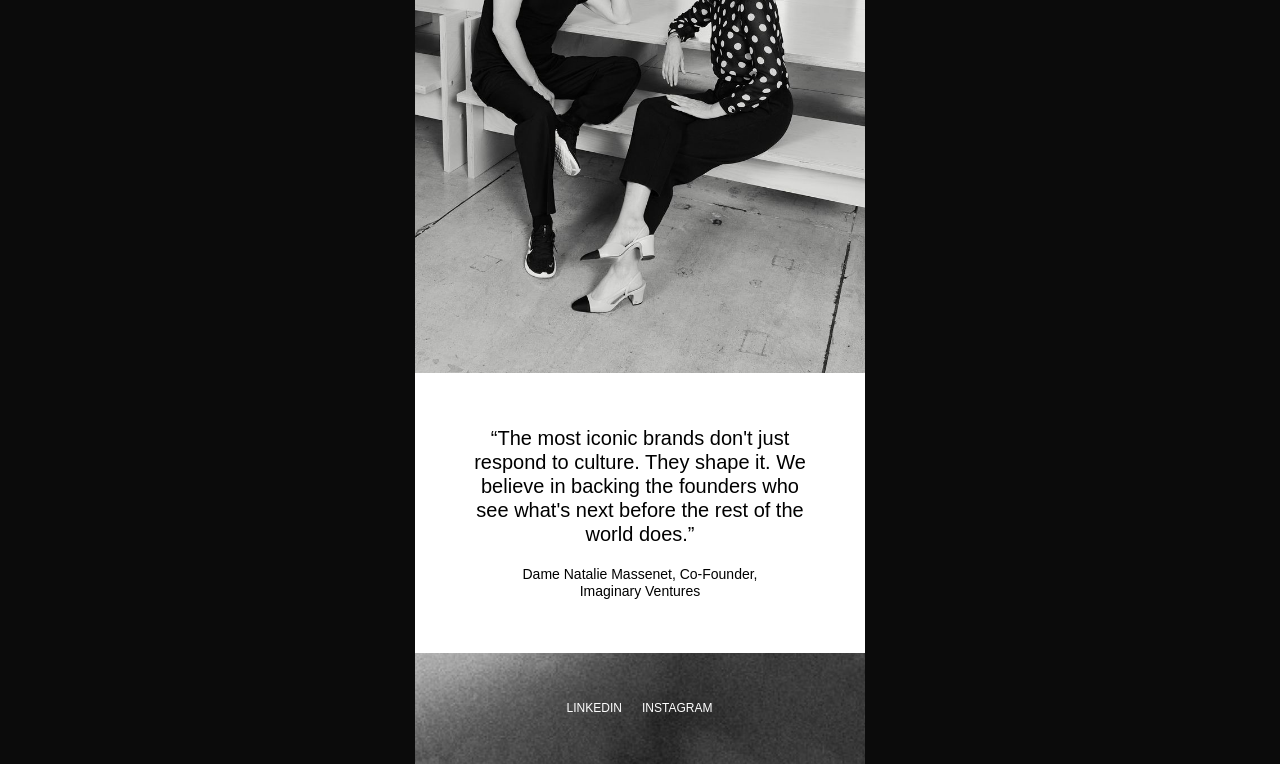
<file: Imaginary-Preview-GitHub/team.html>
<!doctype html>
<html lang="en">
<head>
  <meta charset="utf-8">
  <meta name="robots" content="noindex, nofollow">
  <meta name="viewport" content="width=device-width, initial-scale=1, viewport-fit=cover">
  <meta name="theme-color" content="#ffffff">
  <title>Team — Imaginary</title>
  <link rel="stylesheet" href="css/styles.css?v=v2-32">
  <link rel="stylesheet" href="css/version-toggle.css?v=v2-13">
</head>
<body>

  <!-- Compact bar: slides in when scrolling back up -->
  <header class="nav frost" aria-label="Site">
    <a class="wordmark" href="index.html" aria-label="Imaginary home"><img src="assets/img/wordmark.png" alt="" width="1801" height="174"></a>
    <button class="nav__menu" type="button" data-menu-open aria-expanded="false" aria-label="Open menu"><img src="assets/icons/menu-white.svg" alt="" width="27.4809" height="27.4809"></button>
  </header>

  <!-- Menu (Figma 3273:385): frosted bar, links right-aligned -->
  <div class="menu" aria-hidden="true">
    <div class="menu__catch"></div>
    <nav class="menu__panel frost" aria-label="Main">
      <a class="wordmark" href="index.html" aria-label="Imaginary home"><img src="assets/img/wordmark.png" alt="" width="1801" height="174"></a>
      <button class="menu__close" type="button" aria-label="Close menu"><img src="assets/icons/close-v2.svg" alt="" width="24" height="24"></button>
      <ul class="menu__links">
        <li><a href="team.html" aria-current="page">Team</a></li>
        <li><a href="portfolio.html">Portfolio</a></li>
        <li><a href="index.html#contact">Investor</a></li>
      </ul>
    </nav>
  </div>

  <main class="page">

    <!-- Intro (Figma 3273:832) -->
    <section class="intro t-intro">
      <a class="wordmark intro__wordmark" href="index.html" aria-label="Imaginary home"><img src="assets/img/wordmark.png" alt="" width="1801" height="174"></a>
      <button class="menu-trigger" type="button" data-menu-open aria-expanded="false" aria-label="Open menu">
        <img src="assets/icons/menu-team.svg" alt="" width="27.4809" height="27.4809">
      </button>
      <h1 class="intro__text" data-reveal style="--d:.2s">We are a team of investors and operators who are obsessed with consumer culture and the brands that shape it.</h1>
    </section>

    <!-- Team photo (Figma 3273:939) -->
    <section class="t-photo" data-reveal="fade">
      <img src="assets/img/team-photo.jpg" alt="The Imaginary team" width="1645" height="1096" decoding="async">
    </section>

    <!-- Bios (Figma 3273:887) -->
    <section class="t-bios" aria-label="Team">
        <div class="bio">
          <button class="bio__head" type="button" aria-expanded="false">
            <span class="bio__name">Dame Natalie Massenet</span>
            <span class="bio__role">Managing Partner</span>
            <span class="bio__icon" aria-hidden="true"><img class="is-plus" src="assets/icons/add.svg" alt="" width="24" height="24"><img class="is-minus" src="assets/icons/remove.svg" alt="" width="24" height="24"></span>
          </button>
          <div class="bio__panel"><div class="bio__clip"><div class="bio__body">
            <p>Natalie co-founded Imaginary in 2018. As Managing Partner, Natalie leads investments across stages and categories, as well as sets the overall strategic direction of the firm. Prior to Imaginary, Natalie was the founder of Net-a-Porter, a fashion ecommerce retailer which she scaled to over $1B in annual revenue. She was also previously nonexecutive co-chairman of Farfetch, as well as chairman of the British Fashion Council. She is a member of the Business of Fashion 500. She was made Dame Commander of the Order of the British Empire in 2016.</p>
            <p>At work, Natalie’s interests include fashion and apparel, luxury, hospitality, and brands that own their categories singularly. Outside the office, Natalie keeps a close pulse on international real estate, loves seeing live music, and hosts the most spectacular and carefully planned dinner parties. Her superpowers are her relentless optimism and unbounded futuristic thinking.</p>
          </div></div></div>
        </div>

        <div class="bio">
          <button class="bio__head" type="button" aria-expanded="false">
            <span class="bio__name">Nick Brown</span>
            <span class="bio__role">Managing Partner</span>
            <span class="bio__icon" aria-hidden="true"><img class="is-plus" src="assets/icons/add.svg" alt="" width="24" height="24"><img class="is-minus" src="assets/icons/remove.svg" alt="" width="24" height="24"></span>
          </button>
          <div class="bio__panel"><div class="bio__clip"><div class="bio__body">
            <p>Nick Brown co-founded in 2018. As Managing Partner, Nick leads investments across stages and categories, as well as sets the overall strategic direction of the firm. Prior to Imaginary, Nick was a Partner at 14W, where he was a pioneer of the early DTC brand investing movement and was integral to the funding and development of many of the era’s most consequential companies. He is a member of the Business of Fashion 500.</p>
            <p>At work, Nick’s interests include fashion and apparel, luxury, beauty, and identifying one-of-one entrepreneurs. Outside of the office, Nick is a patron of the visual arts, student of popular culture, and volunteer &amp; board member at many preeminent local institutions. Nick can teach a masterclass in Academy Award trivia. His superpowers are his abilities to multitask and get over jet lag.</p>
          </div></div></div>
        </div>

        <div class="bio">
          <button class="bio__head" type="button" aria-expanded="false">
            <span class="bio__name">Kelly Dill</span>
            <span class="bio__role">Partner</span>
            <span class="bio__icon" aria-hidden="true"><img class="is-plus" src="assets/icons/add.svg" alt="" width="24" height="24"><img class="is-minus" src="assets/icons/remove.svg" alt="" width="24" height="24"></span>
          </button>
          <div class="bio__panel"><div class="bio__clip"><div class="bio__body">
            <p>Kelly Dill has been with the firm since its inception in 2018. As a Partner, she leads investments across categories and stages, with a specialization in Beauty. Prior to Imaginary, Kelly worked in finance at Uber and Glossier. At work her interests include skincare &amp; color cosmetics, health &amp; longevity, and brands that manufacture culture online. Outside of the office she is a consummate foodie, dedicated stationary bike rider, and lifelong reader. Her superpowers are her encyclopedic product expertise and deep understanding of the customer.</p>
          </div></div></div>
        </div>

        <div class="bio">
          <button class="bio__head" type="button" aria-expanded="false">
            <span class="bio__name">Logan Langberg</span>
            <span class="bio__role">Partner</span>
            <span class="bio__icon" aria-hidden="true"><img class="is-plus" src="assets/icons/add.svg" alt="" width="24" height="24"><img class="is-minus" src="assets/icons/remove.svg" alt="" width="24" height="24"></span>
          </button>
          <div class="bio__panel"><div class="bio__clip"><div class="bio__body">
            <p>Logan has been with the firm since its inception in 2018. As a Partner, he leads investments across categories and stages. Prior to Imaginary, Logan was an investor at Alliance Consumer Growth. At work, his interests include restaurants, food &amp; beverage, luxury, and wellness. Outside of work, he is an avid racket sports player, enjoys comedy, is a political history buff, and loves skill games like poker, chess, and backgammon. In his twenties, Logan ran a side hustle refurbishing old trucks from Europe and reselling them stateside. His superpowers are his network and his hustle.</p>
          </div></div></div>
        </div>

        <div class="bio">
          <button class="bio__head" type="button" aria-expanded="false">
            <span class="bio__name">Andrew Maxman</span>
            <span class="bio__role">Partner</span>
            <span class="bio__icon" aria-hidden="true"><img class="is-plus" src="assets/icons/add.svg" alt="" width="24" height="24"><img class="is-minus" src="assets/icons/remove.svg" alt="" width="24" height="24"></span>
          </button>
          <div class="bio__panel"><div class="bio__clip"><div class="bio__body">
            <p>Andrew has been with the firm since 2020. As a Partner, he leads investments in companies across categories and stages, as well as manages the junior investment team. Prior to Imaginary, Andrew was a trader at Goldman Sachs. At work his interests include food &amp; beverage, 4Wall retail, fitness, and fashion. Outside of the office he is a huge fan of independent clothing brands, combat sports, and music recorded before he was born. Andrew is a multi-instrumentalist and has performed solo at many of New York City’s most iconic music venues. His superpowers are his active listening and people intuition.</p>
          </div></div></div>
        </div>

        <div class="bio">
          <button class="bio__head" type="button" aria-expanded="false">
            <span class="bio__name">Tara Campbell</span>
            <span class="bio__role">Vice President</span>
            <span class="bio__icon" aria-hidden="true"><img class="is-plus" src="assets/icons/add.svg" alt="" width="24" height="24"><img class="is-minus" src="assets/icons/remove.svg" alt="" width="24" height="24"></span>
          </button>
          <div class="bio__panel"><div class="bio__clip"><div class="bio__body">
            <p>Tara has been with the firm since 2022. Prior to Imaginary, she was on the private equity Data Science team at Blackstone. At work, her focus areas include Pet, CPG, and Restaurants, as well as building out the company’s in-house AI strategy. In her free time, she’s always adding to her list of restaurants to try and is a devoted French Bulldog lover. She’s been obsessed with aviation and astrophysics since childhood and learned to fly a plane before she learned to drive a car. Her superpower is being able to explain anything, dark matter included, in a way that anyone can understand.</p>
          </div></div></div>
        </div>

        <div class="bio">
          <button class="bio__head" type="button" aria-expanded="false">
            <span class="bio__name">Alex Yu</span>
            <span class="bio__role">Vice President</span>
            <span class="bio__icon" aria-hidden="true"><img class="is-plus" src="assets/icons/add.svg" alt="" width="24" height="24"><img class="is-minus" src="assets/icons/remove.svg" alt="" width="24" height="24"></span>
          </button>
          <div class="bio__panel"><div class="bio__clip"><div class="bio__body">
            <p>Alex has been with the firm since 2026. Prior to Imaginary, Alex was a private equity investor at Sycamore Partners. At Imaginary, his interests include Restaurants, Health &amp; Wellness, and Sports &amp; Experiences. Outside the office, Alex enjoys playing golf, DJing across NYC, and playing chess (he has an international ranking of 2000). His superpower is his analytical rigor.</p>
          </div></div></div>
        </div>

        <div class="bio">
          <button class="bio__head" type="button" aria-expanded="false">
            <span class="bio__name">Julia Kelly</span>
            <span class="bio__role">Senior Associate</span>
            <span class="bio__icon" aria-hidden="true"><img class="is-plus" src="assets/icons/add.svg" alt="" width="24" height="24"><img class="is-minus" src="assets/icons/remove.svg" alt="" width="24" height="24"></span>
          </button>
          <div class="bio__panel"><div class="bio__clip"><div class="bio__body">
            <p>Julia has been with the firm since 2024. Prior to Imaginary, Julia was an investment banking analyst at Houlihan Lokey. At Imaginary her interests span Health &amp; Wellness, Food &amp; Beverage and Luxury Apparel. Outside of the office, she is usually tracking down the hardest restaurant reservations in NYC or convincing herself a 36-hour trip across the world is a reasonable weekend plan.</p>
          </div></div></div>
        </div>

        <div class="bio">
          <button class="bio__head" type="button" aria-expanded="false">
            <span class="bio__name">Sydney Allen</span>
            <span class="bio__role">Senior Associate</span>
            <span class="bio__icon" aria-hidden="true"><img class="is-plus" src="assets/icons/add.svg" alt="" width="24" height="24"><img class="is-minus" src="assets/icons/remove.svg" alt="" width="24" height="24"></span>
          </button>
          <div class="bio__panel"><div class="bio__clip"><div class="bio__body">
            <p>Sydney has been with the firm since 2023. Prior to Imaginary, Sydney worked in Strategy &amp; Operations at Chief. At Imaginary, she primarily focuses on Imaginary Labs, the firm’s incubation arm. She also contributes to the firms efforts in platform and recruiting. Outside of work, she spends her time exploring New York’s contemporary art scene and helping out at her family’s dahlia farm in Massachusetts. Her superpower is that she is the glue in every one of her social and professional circles.</p>
          </div></div></div>
        </div>

        <div class="bio">
          <button class="bio__head" type="button" aria-expanded="false">
            <span class="bio__name">Yash Walawalkar</span>
            <span class="bio__role">Analyst</span>
            <span class="bio__icon" aria-hidden="true"><img class="is-plus" src="assets/icons/add.svg" alt="" width="24" height="24"><img class="is-minus" src="assets/icons/remove.svg" alt="" width="24" height="24"></span>
          </button>
          <div class="bio__panel"><div class="bio__clip"><div class="bio__body">
            <p>Yash has been with the firm since 2025. Prior to Imaginary, Yash was an Investment Banking Analyst at Rothschild &amp; Co. At Imaginary, his interests span food and beverage, health and wellness, and sports and entertainment. Outside of the office, he is trying all the hot new Indian restaurants in NYC and editing his fantasy football lineup for the 100th time. His superpower is his persistence.</p>
          </div></div></div>
        </div>

        <div class="bio">
          <button class="bio__head" type="button" aria-expanded="false">
            <span class="bio__name">Scott Wilk</span>
            <span class="bio__role">Chief Financial Officer</span>
            <span class="bio__icon" aria-hidden="true"><img class="is-plus" src="assets/icons/add.svg" alt="" width="24" height="24"><img class="is-minus" src="assets/icons/remove.svg" alt="" width="24" height="24"></span>
          </button>
          <div class="bio__panel"><div class="bio__clip"><div class="bio__body">
            <p>Scott joined the firm in 2021. As CFO, Scott oversees the firm’s accounting, financial reporting, audit, and tax functions, along with compliance and information security. Prior to Imaginary, Scott was a Director of Finance at Galaxy Digital. Prior to Imaginary, Scott was a Director on the Finance team at Galaxy Digital. He is an avid golfer and plays in soccer and deck hockey leagues in his hometown.</p>
          </div></div></div>
        </div>

        <div class="bio">
          <button class="bio__head" type="button" aria-expanded="false">
            <span class="bio__name">Laurie Genatossio</span>
            <span class="bio__role">Executive Assistant</span>
            <span class="bio__icon" aria-hidden="true"><img class="is-plus" src="assets/icons/add.svg" alt="" width="24" height="24"><img class="is-minus" src="assets/icons/remove.svg" alt="" width="24" height="24"></span>
          </button>
          <div class="bio__panel"><div class="bio__clip"><div class="bio__body">
            <p>Laurie supports Nick Brown. She has been with the firm since 2022. Prior to Imaginary, she was Executive Assistant to the President &amp; CFO at TABLE Management.</p>
          </div></div></div>
        </div>

        <div class="bio">
          <button class="bio__head" type="button" aria-expanded="false">
            <span class="bio__name">Allison Kast</span>
            <span class="bio__role">Executive Assistant</span>
            <span class="bio__icon" aria-hidden="true"><img class="is-plus" src="assets/icons/add.svg" alt="" width="24" height="24"><img class="is-minus" src="assets/icons/remove.svg" alt="" width="24" height="24"></span>
          </button>
          <div class="bio__panel"><div class="bio__clip"><div class="bio__body">
            <p>Allison supports Natalie Massenet. She has been with the firm since 2025. Prior to Imaginary, she was Executive Assistant to the CEO at Pershing Square Capital Management.</p>
          </div></div></div>
        </div>

        <div class="bio">
          <button class="bio__head" type="button" aria-expanded="false">
            <span class="bio__name">Sarah Carley</span>
            <span class="bio__role">Administrative Assistant</span>
            <span class="bio__icon" aria-hidden="true"><img class="is-plus" src="assets/icons/add.svg" alt="" width="24" height="24"><img class="is-minus" src="assets/icons/remove.svg" alt="" width="24" height="24"></span>
          </button>
          <div class="bio__panel"><div class="bio__clip"><div class="bio__body">
            <p>Sarah supports Kelly Dill, Logan Langberg, and Andrew Maxman. She has been with the firm since 2023. Prior to Imaginary she was a Senior Sales Development Representative at Apiiro.</p>
          </div></div></div>
        </div>

        <div class="bio">
          <button class="bio__head" type="button" aria-expanded="false">
            <span class="bio__name">Nikki Morales</span>
            <span class="bio__role">Office Coordinator</span>
            <span class="bio__icon" aria-hidden="true"><img class="is-plus" src="assets/icons/add.svg" alt="" width="24" height="24"><img class="is-minus" src="assets/icons/remove.svg" alt="" width="24" height="24"></span>
          </button>
          <div class="bio__panel"><div class="bio__clip"><div class="bio__body">
            <p>Nikki has been with the firm since 2026. Prior to Imaginary she was a Business Operations Manager at Success Academy Charter Schools.</p>
          </div></div></div>
        </div>
    </section>

    <!-- Founders portrait (Figma 3273:940) -->
    <section class="t-portrait">
      <img src="assets/img/founders.jpg" alt="Nick Brown and Dame Natalie Massenet" width="800" height="1000" loading="lazy" decoding="async" data-reveal="fade">
    </section>

    <!-- Quote (Figma 3273:942) -->
    <section class="t-quote">
      <figure data-reveal>
        <blockquote>“The most iconic brands don't just respond to culture. They shape it. We believe in backing the founders who see what's next before the rest of the world does.”</blockquote>
        <figcaption>Dame Natalie Massenet, Co-Founder,<br>Imaginary Ventures</figcaption>
      </figure>
    </section>

    <!-- Footer (Figma 3273:518) -->
    <footer class="footer" id="contact">
      <img class="footer__bg" data-parallax="0.15" data-anchor="bottom" src="assets/img/footer-clouds.jpg" alt="" width="1694.656" height="1694.656" loading="lazy" decoding="async">
      <nav class="footer__links" aria-label="Social">
        <a href="https://www.linkedin.com/company/imaginary/" target="_blank" rel="noopener">LINKEDIN</a>
        <a href="https://www.instagram.com/imaginary/?hl=en" target="_blank" rel="noopener">INSTAGRAM</a>
      </nav>
    </footer>
  </main>

  <script src="js/main.js?v=v2-21"></script>
  <script>
    (() => {
      /* Accordion — one bio open at a time */
      const bios = [...document.querySelectorAll(".bio")];
      bios.forEach((bio) => {
        bio.querySelector(".bio__head").addEventListener("click", () => {
          const open = !bio.classList.contains("is-open");
          bios.forEach((b) => {
            const on = b === bio && open;
            b.classList.toggle("is-open", on);
            b.querySelector(".bio__head").setAttribute("aria-expanded", String(on));
          });
        });
      });
    })();
  </script>
  <script src="js/version-toggle.js?v=v2-13"></script>
</body>
</html>
</file>
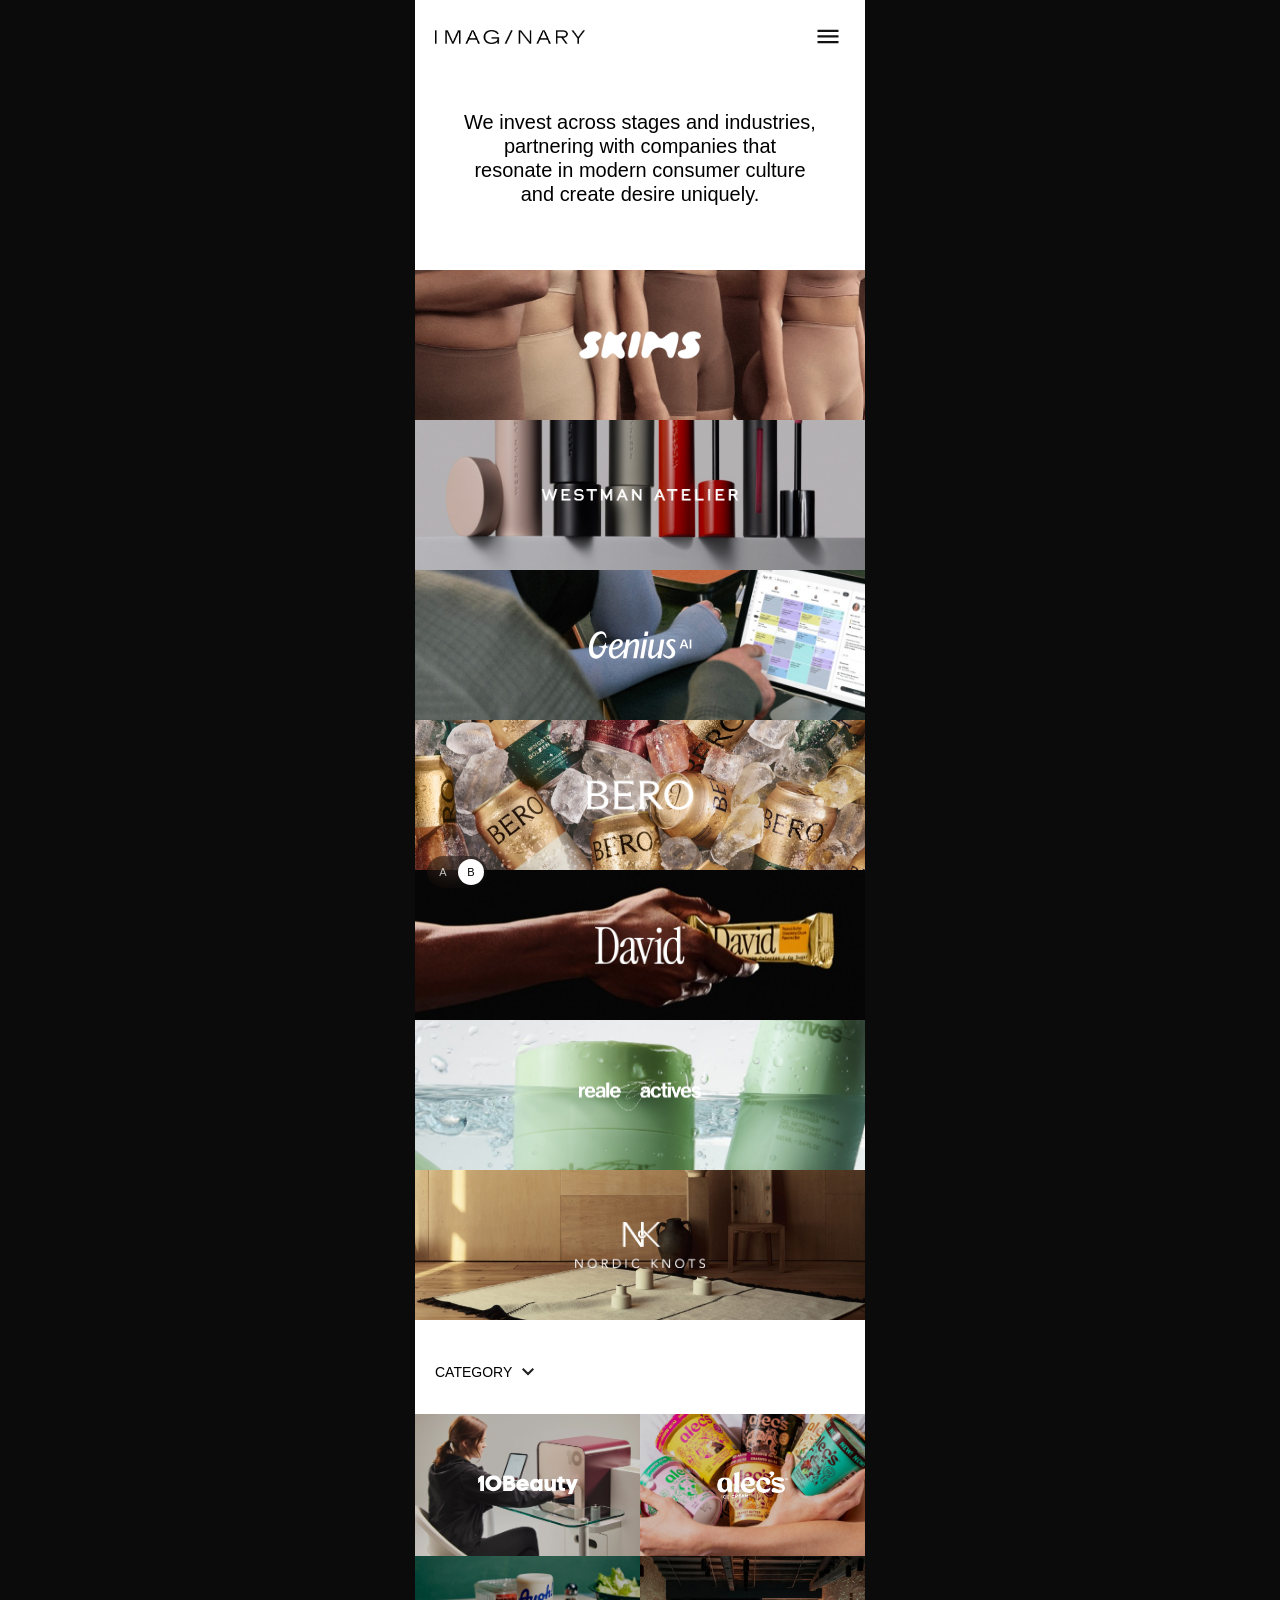
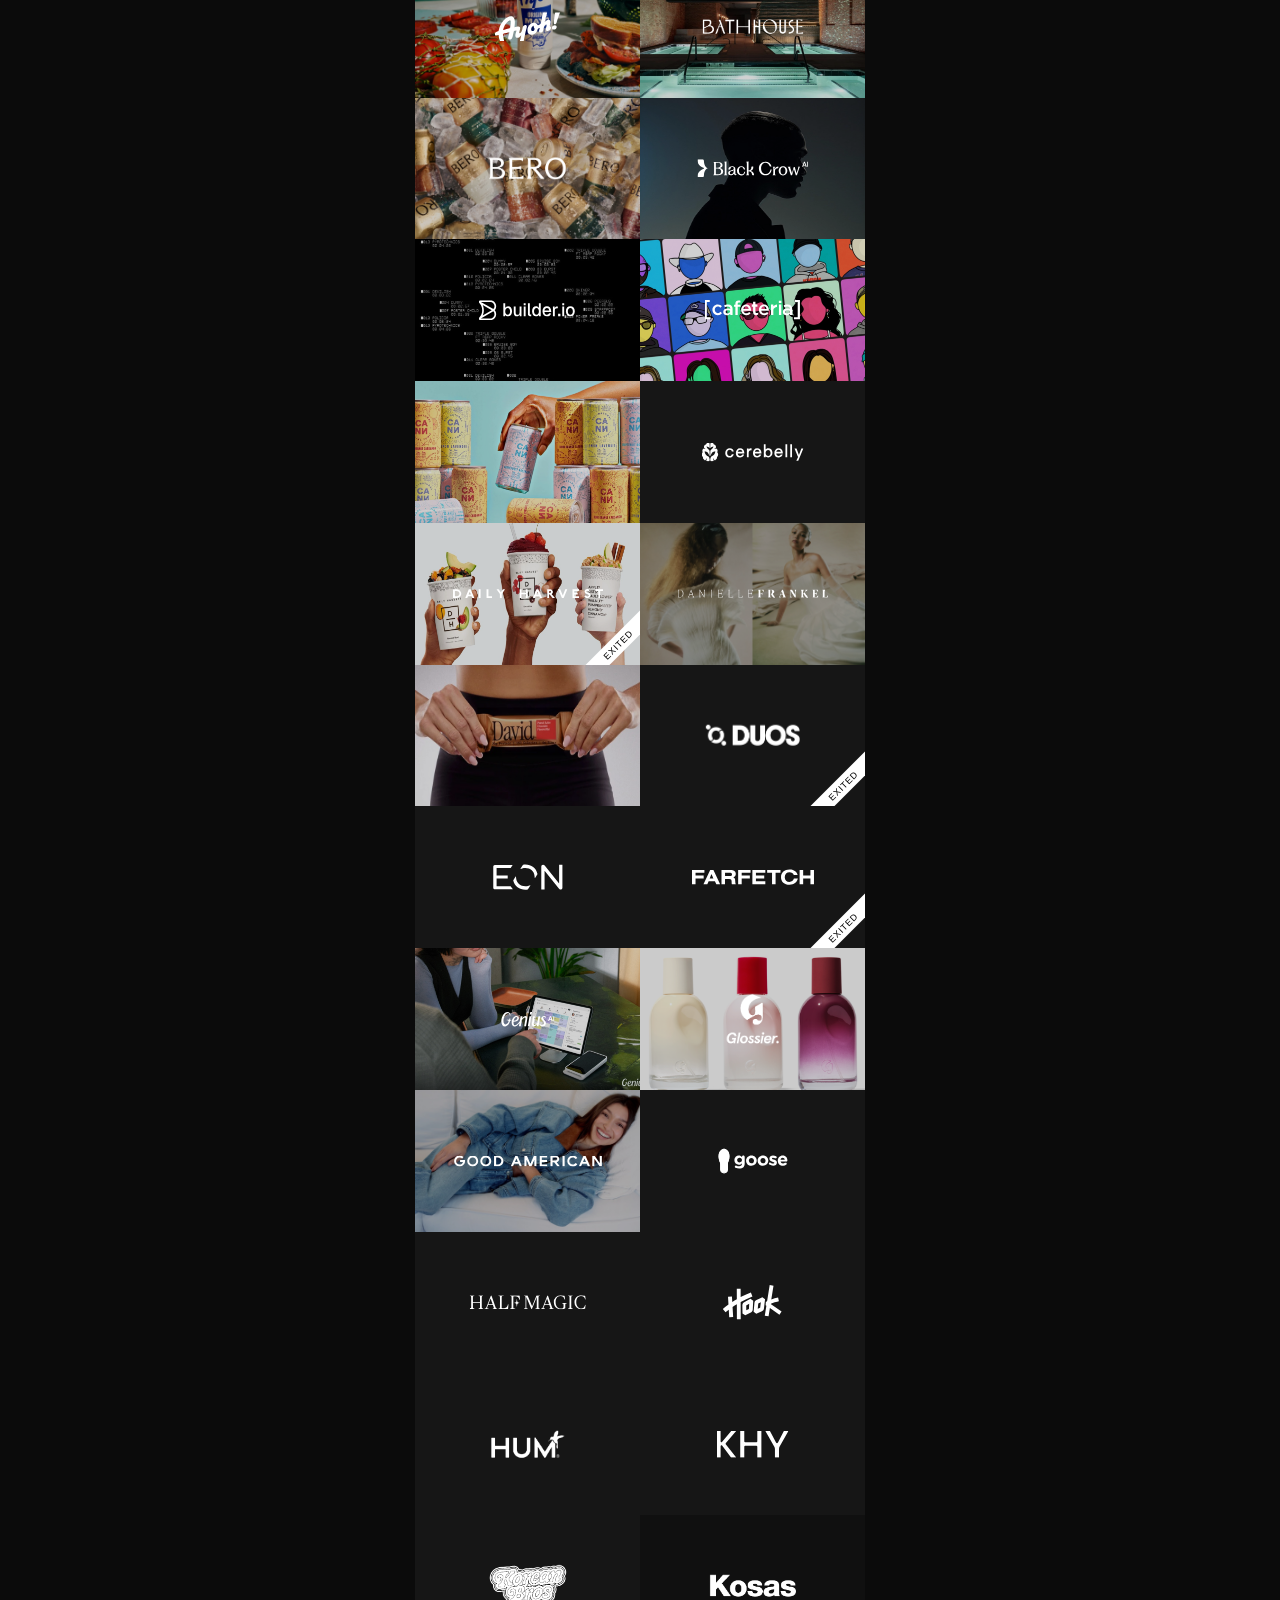
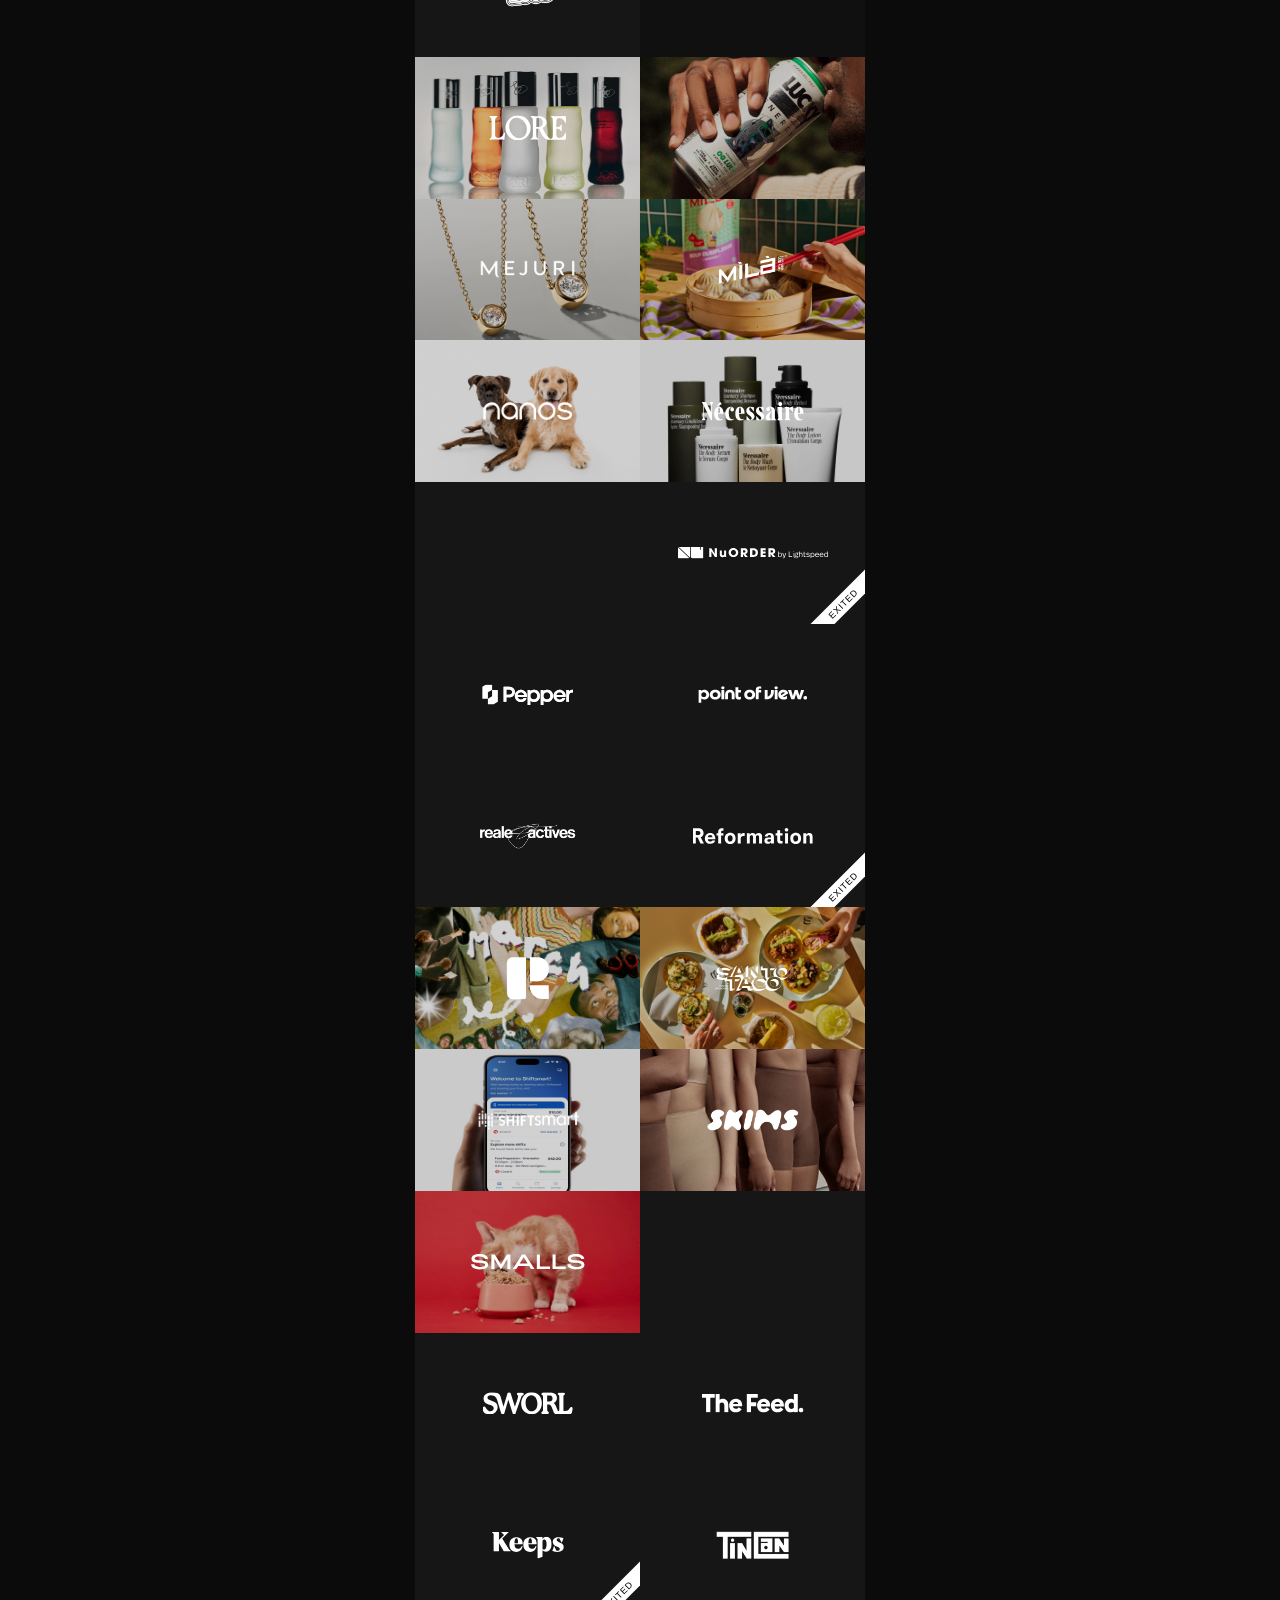
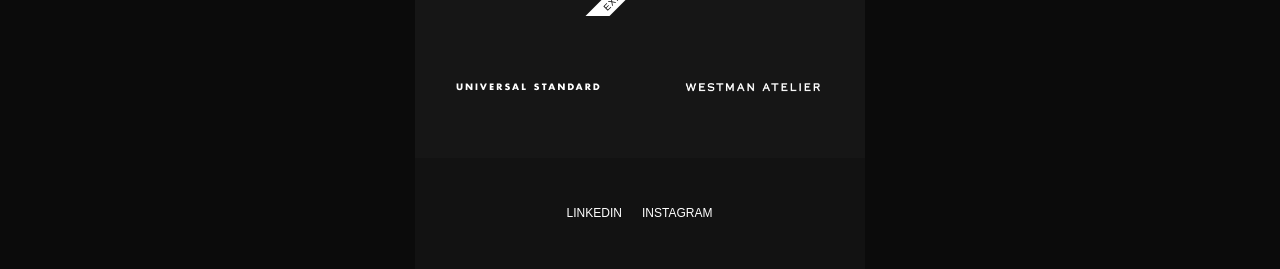
<file: Imaginary-Preview-GitHub/old-logo/portfolio.html>
<!doctype html>
<html lang="en" data-version="old">
<head>
  <meta charset="utf-8">
  <base href="../">
  <meta name="robots" content="noindex, nofollow">
  <meta name="viewport" content="width=device-width, initial-scale=1, viewport-fit=cover">
  <meta name="theme-color" content="#ffffff">
  <title>Portfolio — Imaginary (original logo)</title>
  <link rel="stylesheet" href="css/styles.css?v=v2-33">
  <link rel="stylesheet" href="css/version-toggle.css?v=v2-13">
  <link rel="stylesheet" href="css/old-logo.css?v=v2-37">
</head>
<body>

  <!-- Compact bar: slides in when scrolling back up -->
  <header class="nav frost" aria-label="Site">
    <a class="wordmark" href="old-logo/index.html" aria-label="Imaginary home"><img src="assets/img/wordmark.png" alt="" width="1801" height="174"></a>
    <button class="nav__menu" type="button" data-menu-open aria-expanded="false" aria-label="Open menu"><img src="assets/icons/menu-white.svg" alt="" width="27.4809" height="27.4809"></button>
  </header>

  <!-- Menu (Figma 3273:385): frosted bar, links right-aligned -->
  <div class="menu" aria-hidden="true">
    <div class="menu__catch"></div>
    <nav class="menu__panel frost" aria-label="Main">
      <a class="wordmark" href="old-logo/index.html" aria-label="Imaginary home"><img src="assets/img/wordmark.png" alt="" width="1801" height="174"></a>
      <button class="menu__close" type="button" aria-label="Close menu"><img src="assets/icons/close-v2.svg" alt="" width="24" height="24"></button>
      <ul class="menu__links">
        <li><a href="old-logo/team.html">Team</a></li>
        <li><a href="old-logo/portfolio.html" aria-current="page">Portfolio</a></li>
        <li><a href="old-logo/index.html#contact">Investor</a></li>
      </ul>
    </nav>
  </div>

  <main class="page">

    <!-- Intro (Figma 3273:644) -->
    <section class="intro p-intro">
      <a class="wordmark intro__wordmark" href="old-logo/index.html" aria-label="Imaginary home"><img src="assets/img/wordmark.png" alt="" width="1801" height="174"></a>
      <button class="menu-trigger" type="button" data-menu-open aria-expanded="false" aria-label="Open menu">
        <img src="assets/icons/menu-portfolio.svg" alt="" width="27.4809" height="27.4809">
      </button>
      <h1 class="intro__text" data-reveal style="--d:.2s">We invest across stages and industries, partnering with companies that resonate in modern consumer culture and create desire uniquely.</h1>
    </section>

    <!-- Featured companies (Figma 3273:651) -->
    <section class="p-featured" aria-label="Featured companies">
      <a class="feature" href="https://skims.com/" target="_blank" rel="noopener" data-inview>
        <div class="feature__media" style="left:-3.7rem;top:-4.6rem;width:52.3rem;height:29.3rem"><img src="assets/feat/skims.jpg" alt="" loading="lazy" decoding="async"></div>
        <div class="feature__logo feature__logo--white" style="width:14rem;height:2.806rem"><img src="assets/logos/skims.png" alt="Skims"></div>
      </a>
      <a class="feature" href="https://www.westman-atelier.com/" target="_blank" rel="noopener" data-inview>
        <div class="feature__media" style="left:-5.7rem;top:0rem;width:56.3rem;height:25.3rem"><img src="assets/feat/westman.jpg" style="object-position:50% 100%" alt="" loading="lazy" decoding="async"></div>
        <div class="feature__logo feature__logo--white" style="width:20rem;height:2.842rem"><img class="crop" src="assets/logos/westman.png" alt="Westman Atelier" style="left:-6.5%;top:-111.23%;width:113%;height:322.45%"></div>
      </a>
      <a class="feature" href="https://genius.ai/" target="_blank" rel="noopener" data-inview>
        <div class="feature__media" style="left:0rem;top:-10.853rem;width:64.7444rem;height:36.4187rem"><img src="assets/feat/genius.jpg" alt="" loading="lazy" decoding="async"></div>
        <div class="feature__logo feature__logo--white" style="width:13rem;height:5.516rem"><img src="assets/logos/genius-ai.svg" alt="Genius AI"></div>
      </a>
      <a class="feature feature--red" href="https://berobrewing.com/" target="_blank" rel="noopener" data-inview>
        <div class="feature__media" style="left:0rem;top:-1.2423rem;width:45rem;height:30.0366rem"><img src="assets/feat/bero.jpg" alt="" loading="lazy" decoding="async"></div>
        <div class="feature__logo feature__logo--white" style="width:11rem;height:6.188rem"><img src="assets/logos/bero.png" alt="Bero"></div>
      </a>
      <a class="feature feature--red" href="https://davidprotein.com/" target="_blank" rel="noopener" data-inview>
        <div class="feature__media" style="left:0rem;top:0rem;width:45rem;height:20.1168rem"><img class="crop" src="assets/feat/david.jpg" alt="" loading="lazy" decoding="async" style="left:-141.68%;top:-123.27%;width:241.68%;height:304.1%"></div>
        <div class="feature__logo feature__logo--asis" style="width:9rem;height:3.758rem"><img src="assets/logos/david-white.png" alt="David"></div>
      </a>
      <a class="feature feature--red" href="https://realeactives.com/" target="_blank" rel="noopener" data-inview>
        <div class="feature__media" style="left:0rem;top:-22.55rem;width:45rem;height:67.5rem"><img src="assets/feat/reale.jpg" alt="" loading="lazy" decoding="async"></div>
        <div class="feature__logo feature__logo--screen" style="width:15rem;height:4.285rem"><img class="crop" src="assets/logos/reale.png" alt="Reale Actives" style="left:0%;top:-46.58%;width:100%;height:193.16%"></div>
      </a>
      <a class="feature" href="https://nordicknots.com/" target="_blank" rel="noopener" data-inview>
        <div class="feature__media" style="left:0rem;top:-5.17rem;width:45rem;height:25.1695rem"><img src="assets/feat/nordic.jpg" alt="" loading="lazy" decoding="async"></div>
        <div class="feature__logo feature__logo--white" style="width:13rem;height:4.61rem"><img src="assets/logos/nordic.png" alt="Nordic Knots"></div>
      </a>
    </section>

    <!-- Category filter, after the featured strips -->
    <section class="p-filterbar" aria-label="Filter portfolio companies">
      <div class="p-filters">
        <button class="p-toggle" type="button" aria-expanded="false" aria-controls="panel-category" data-panel="category">Category <img class="p-toggle__chev" src="assets/icons/chevron.svg" alt="" width="24" height="24"></button>
      </div>
      <div class="p-panel" id="panel-category"><div class="p-panel__clip"><div class="p-chips" role="group" aria-label="Filter by category"></div></div></div>
    </section>

    <!-- All companies: full-bleed stacked tiles, logo over photo -->
    <section class="p-list p-list--stack" aria-label="All portfolio companies">
      <div class="p-grid"></div>
    </section>

    <!-- Footer (Figma 3273:518) -->
    <footer class="footer" id="contact">
      <img class="footer__bg" data-parallax="0.15" data-anchor="bottom" src="assets/img/footer-clouds.jpg" alt="" width="1694.656" height="1694.656" loading="lazy" decoding="async">
      <nav class="footer__links" aria-label="Social">
        <a href="https://www.linkedin.com/company/imaginary/" target="_blank" rel="noopener">LINKEDIN</a>
        <a href="https://www.instagram.com/imaginary/?hl=en" target="_blank" rel="noopener">INSTAGRAM</a>
      </nav>
    </footer>
  </main>

  <script src="js/main.js?v=v2-21"></script>
  <script src="js/portfolio.js?v=v2-40"></script>
  <script src="js/version-toggle.js?v=v2-13"></script>
</body>
</html>
</file>
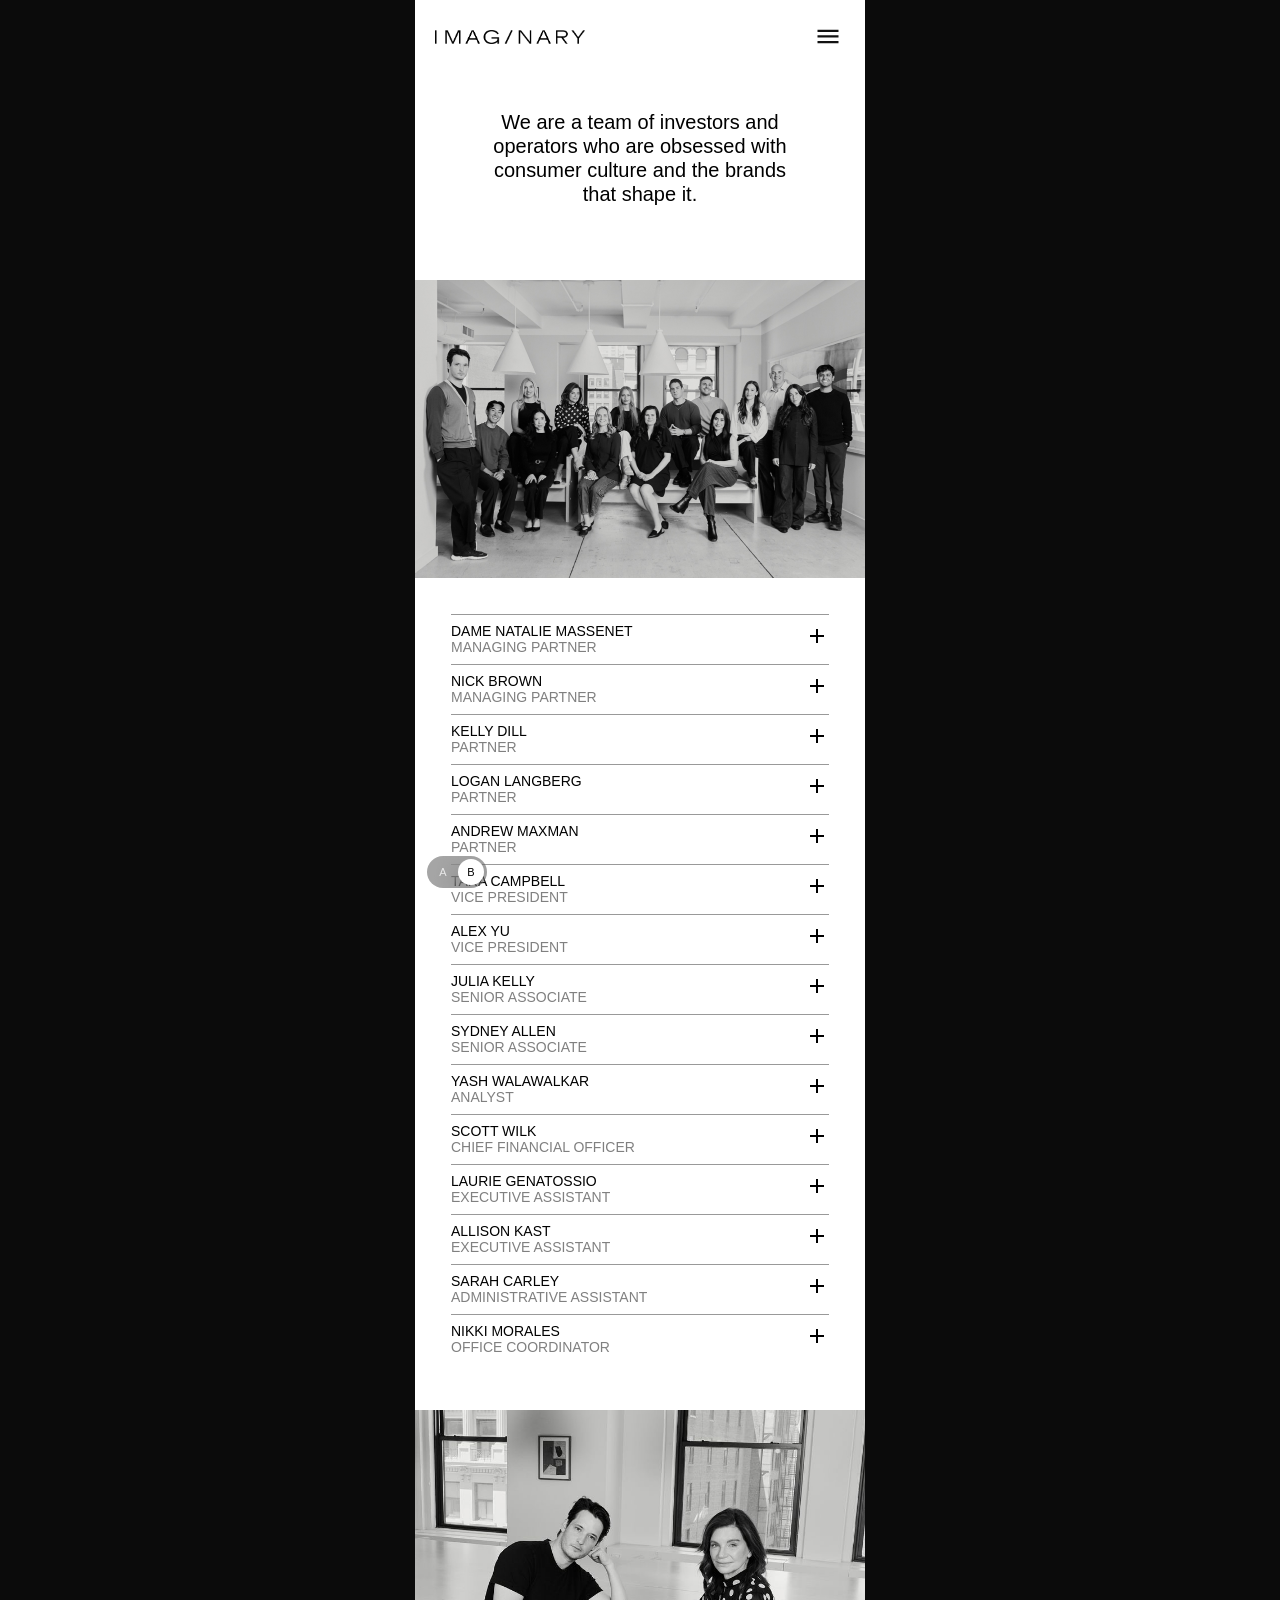
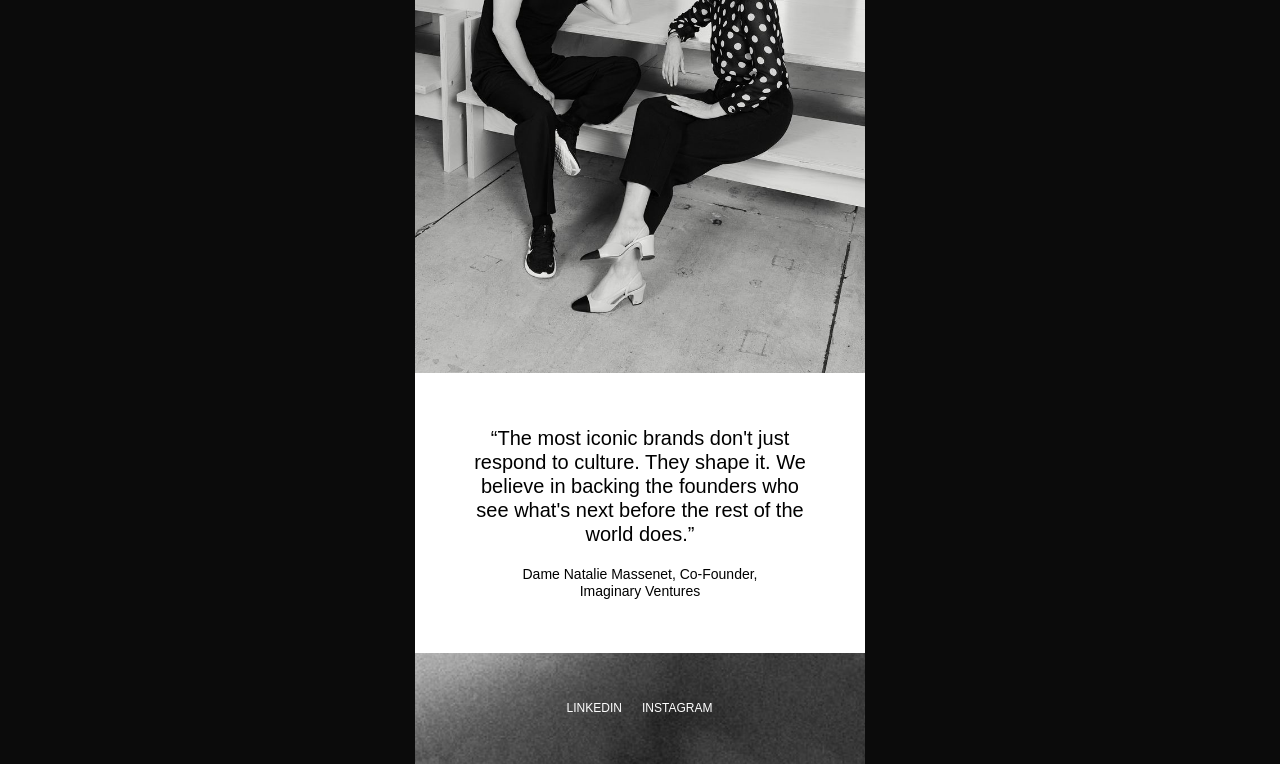
<file: Imaginary-Preview-GitHub/old-logo/team.html>
<!doctype html>
<html lang="en" data-version="old">
<head>
  <meta charset="utf-8">
  <base href="../">
  <meta name="robots" content="noindex, nofollow">
  <meta name="viewport" content="width=device-width, initial-scale=1, viewport-fit=cover">
  <meta name="theme-color" content="#ffffff">
  <title>Team — Imaginary (original logo)</title>
  <link rel="stylesheet" href="css/styles.css?v=v2-32">
  <link rel="stylesheet" href="css/version-toggle.css?v=v2-13">
  <link rel="stylesheet" href="css/old-logo.css?v=v2-37">
</head>
<body>

  <!-- Compact bar: slides in when scrolling back up -->
  <header class="nav frost" aria-label="Site">
    <a class="wordmark" href="old-logo/index.html" aria-label="Imaginary home"><img src="assets/img/wordmark.png" alt="" width="1801" height="174"></a>
    <button class="nav__menu" type="button" data-menu-open aria-expanded="false" aria-label="Open menu"><img src="assets/icons/menu-white.svg" alt="" width="27.4809" height="27.4809"></button>
  </header>

  <!-- Menu (Figma 3273:385): frosted bar, links right-aligned -->
  <div class="menu" aria-hidden="true">
    <div class="menu__catch"></div>
    <nav class="menu__panel frost" aria-label="Main">
      <a class="wordmark" href="old-logo/index.html" aria-label="Imaginary home"><img src="assets/img/wordmark.png" alt="" width="1801" height="174"></a>
      <button class="menu__close" type="button" aria-label="Close menu"><img src="assets/icons/close-v2.svg" alt="" width="24" height="24"></button>
      <ul class="menu__links">
        <li><a href="old-logo/team.html" aria-current="page">Team</a></li>
        <li><a href="old-logo/portfolio.html">Portfolio</a></li>
        <li><a href="old-logo/index.html#contact">Investor</a></li>
      </ul>
    </nav>
  </div>

  <main class="page">

    <!-- Intro (Figma 3273:832) -->
    <section class="intro t-intro">
      <a class="wordmark intro__wordmark" href="old-logo/index.html" aria-label="Imaginary home"><img src="assets/img/wordmark.png" alt="" width="1801" height="174"></a>
      <button class="menu-trigger" type="button" data-menu-open aria-expanded="false" aria-label="Open menu">
        <img src="assets/icons/menu-team.svg" alt="" width="27.4809" height="27.4809">
      </button>
      <h1 class="intro__text" data-reveal style="--d:.2s">We are a team of investors and operators who are obsessed with consumer culture and the brands that shape it.</h1>
    </section>

    <!-- Team photo (Figma 3273:939) -->
    <section class="t-photo" data-reveal="fade">
      <img src="assets/img/team-photo.jpg" alt="The Imaginary team" width="1645" height="1096" decoding="async">
    </section>

    <!-- Bios (Figma 3273:887) -->
    <section class="t-bios" aria-label="Team">
        <div class="bio">
          <button class="bio__head" type="button" aria-expanded="false">
            <span class="bio__name">Dame Natalie Massenet</span>
            <span class="bio__role">Managing Partner</span>
            <span class="bio__icon" aria-hidden="true"><img class="is-plus" src="assets/icons/add.svg" alt="" width="24" height="24"><img class="is-minus" src="assets/icons/remove.svg" alt="" width="24" height="24"></span>
          </button>
          <div class="bio__panel"><div class="bio__clip"><div class="bio__body">
            <p>Natalie co-founded Imaginary in 2018. As Managing Partner, Natalie leads investments across stages and categories, as well as sets the overall strategic direction of the firm. Prior to Imaginary, Natalie was the founder of Net-a-Porter, a fashion ecommerce retailer which she scaled to over $1B in annual revenue. She was also previously nonexecutive co-chairman of Farfetch, as well as chairman of the British Fashion Council. She is a member of the Business of Fashion 500. She was made Dame Commander of the Order of the British Empire in 2016.</p>
            <p>At work, Natalie’s interests include fashion and apparel, luxury, hospitality, and brands that own their categories singularly. Outside the office, Natalie keeps a close pulse on international real estate, loves seeing live music, and hosts the most spectacular and carefully planned dinner parties. Her superpowers are her relentless optimism and unbounded futuristic thinking.</p>
          </div></div></div>
        </div>

        <div class="bio">
          <button class="bio__head" type="button" aria-expanded="false">
            <span class="bio__name">Nick Brown</span>
            <span class="bio__role">Managing Partner</span>
            <span class="bio__icon" aria-hidden="true"><img class="is-plus" src="assets/icons/add.svg" alt="" width="24" height="24"><img class="is-minus" src="assets/icons/remove.svg" alt="" width="24" height="24"></span>
          </button>
          <div class="bio__panel"><div class="bio__clip"><div class="bio__body">
            <p>Nick Brown co-founded in 2018. As Managing Partner, Nick leads investments across stages and categories, as well as sets the overall strategic direction of the firm. Prior to Imaginary, Nick was a Partner at 14W, where he was a pioneer of the early DTC brand investing movement and was integral to the funding and development of many of the era’s most consequential companies. He is a member of the Business of Fashion 500.</p>
            <p>At work, Nick’s interests include fashion and apparel, luxury, beauty, and identifying one-of-one entrepreneurs. Outside of the office, Nick is a patron of the visual arts, student of popular culture, and volunteer &amp; board member at many preeminent local institutions. Nick can teach a masterclass in Academy Award trivia. His superpowers are his abilities to multitask and get over jet lag.</p>
          </div></div></div>
        </div>

        <div class="bio">
          <button class="bio__head" type="button" aria-expanded="false">
            <span class="bio__name">Kelly Dill</span>
            <span class="bio__role">Partner</span>
            <span class="bio__icon" aria-hidden="true"><img class="is-plus" src="assets/icons/add.svg" alt="" width="24" height="24"><img class="is-minus" src="assets/icons/remove.svg" alt="" width="24" height="24"></span>
          </button>
          <div class="bio__panel"><div class="bio__clip"><div class="bio__body">
            <p>Kelly Dill has been with the firm since its inception in 2018. As a Partner, she leads investments across categories and stages, with a specialization in Beauty. Prior to Imaginary, Kelly worked in finance at Uber and Glossier. At work her interests include skincare &amp; color cosmetics, health &amp; longevity, and brands that manufacture culture online. Outside of the office she is a consummate foodie, dedicated stationary bike rider, and lifelong reader. Her superpowers are her encyclopedic product expertise and deep understanding of the customer.</p>
          </div></div></div>
        </div>

        <div class="bio">
          <button class="bio__head" type="button" aria-expanded="false">
            <span class="bio__name">Logan Langberg</span>
            <span class="bio__role">Partner</span>
            <span class="bio__icon" aria-hidden="true"><img class="is-plus" src="assets/icons/add.svg" alt="" width="24" height="24"><img class="is-minus" src="assets/icons/remove.svg" alt="" width="24" height="24"></span>
          </button>
          <div class="bio__panel"><div class="bio__clip"><div class="bio__body">
            <p>Logan has been with the firm since its inception in 2018. As a Partner, he leads investments across categories and stages. Prior to Imaginary, Logan was an investor at Alliance Consumer Growth. At work, his interests include restaurants, food &amp; beverage, luxury, and wellness. Outside of work, he is an avid racket sports player, enjoys comedy, is a political history buff, and loves skill games like poker, chess, and backgammon. In his twenties, Logan ran a side hustle refurbishing old trucks from Europe and reselling them stateside. His superpowers are his network and his hustle.</p>
          </div></div></div>
        </div>

        <div class="bio">
          <button class="bio__head" type="button" aria-expanded="false">
            <span class="bio__name">Andrew Maxman</span>
            <span class="bio__role">Partner</span>
            <span class="bio__icon" aria-hidden="true"><img class="is-plus" src="assets/icons/add.svg" alt="" width="24" height="24"><img class="is-minus" src="assets/icons/remove.svg" alt="" width="24" height="24"></span>
          </button>
          <div class="bio__panel"><div class="bio__clip"><div class="bio__body">
            <p>Andrew has been with the firm since 2020. As a Partner, he leads investments in companies across categories and stages, as well as manages the junior investment team. Prior to Imaginary, Andrew was a trader at Goldman Sachs. At work his interests include food &amp; beverage, 4Wall retail, fitness, and fashion. Outside of the office he is a huge fan of independent clothing brands, combat sports, and music recorded before he was born. Andrew is a multi-instrumentalist and has performed solo at many of New York City’s most iconic music venues. His superpowers are his active listening and people intuition.</p>
          </div></div></div>
        </div>

        <div class="bio">
          <button class="bio__head" type="button" aria-expanded="false">
            <span class="bio__name">Tara Campbell</span>
            <span class="bio__role">Vice President</span>
            <span class="bio__icon" aria-hidden="true"><img class="is-plus" src="assets/icons/add.svg" alt="" width="24" height="24"><img class="is-minus" src="assets/icons/remove.svg" alt="" width="24" height="24"></span>
          </button>
          <div class="bio__panel"><div class="bio__clip"><div class="bio__body">
            <p>Tara has been with the firm since 2022. Prior to Imaginary, she was on the private equity Data Science team at Blackstone. At work, her focus areas include Pet, CPG, and Restaurants, as well as building out the company’s in-house AI strategy. In her free time, she’s always adding to her list of restaurants to try and is a devoted French Bulldog lover. She’s been obsessed with aviation and astrophysics since childhood and learned to fly a plane before she learned to drive a car. Her superpower is being able to explain anything, dark matter included, in a way that anyone can understand.</p>
          </div></div></div>
        </div>

        <div class="bio">
          <button class="bio__head" type="button" aria-expanded="false">
            <span class="bio__name">Alex Yu</span>
            <span class="bio__role">Vice President</span>
            <span class="bio__icon" aria-hidden="true"><img class="is-plus" src="assets/icons/add.svg" alt="" width="24" height="24"><img class="is-minus" src="assets/icons/remove.svg" alt="" width="24" height="24"></span>
          </button>
          <div class="bio__panel"><div class="bio__clip"><div class="bio__body">
            <p>Alex has been with the firm since 2026. Prior to Imaginary, Alex was a private equity investor at Sycamore Partners. At Imaginary, his interests include Restaurants, Health &amp; Wellness, and Sports &amp; Experiences. Outside the office, Alex enjoys playing golf, DJing across NYC, and playing chess (he has an international ranking of 2000). His superpower is his analytical rigor.</p>
          </div></div></div>
        </div>

        <div class="bio">
          <button class="bio__head" type="button" aria-expanded="false">
            <span class="bio__name">Julia Kelly</span>
            <span class="bio__role">Senior Associate</span>
            <span class="bio__icon" aria-hidden="true"><img class="is-plus" src="assets/icons/add.svg" alt="" width="24" height="24"><img class="is-minus" src="assets/icons/remove.svg" alt="" width="24" height="24"></span>
          </button>
          <div class="bio__panel"><div class="bio__clip"><div class="bio__body">
            <p>Julia has been with the firm since 2024. Prior to Imaginary, Julia was an investment banking analyst at Houlihan Lokey. At Imaginary her interests span Health &amp; Wellness, Food &amp; Beverage and Luxury Apparel. Outside of the office, she is usually tracking down the hardest restaurant reservations in NYC or convincing herself a 36-hour trip across the world is a reasonable weekend plan.</p>
          </div></div></div>
        </div>

        <div class="bio">
          <button class="bio__head" type="button" aria-expanded="false">
            <span class="bio__name">Sydney Allen</span>
            <span class="bio__role">Senior Associate</span>
            <span class="bio__icon" aria-hidden="true"><img class="is-plus" src="assets/icons/add.svg" alt="" width="24" height="24"><img class="is-minus" src="assets/icons/remove.svg" alt="" width="24" height="24"></span>
          </button>
          <div class="bio__panel"><div class="bio__clip"><div class="bio__body">
            <p>Sydney has been with the firm since 2023. Prior to Imaginary, Sydney worked in Strategy &amp; Operations at Chief. At Imaginary, she primarily focuses on Imaginary Labs, the firm’s incubation arm. She also contributes to the firms efforts in platform and recruiting. Outside of work, she spends her time exploring New York’s contemporary art scene and helping out at her family’s dahlia farm in Massachusetts. Her superpower is that she is the glue in every one of her social and professional circles.</p>
          </div></div></div>
        </div>

        <div class="bio">
          <button class="bio__head" type="button" aria-expanded="false">
            <span class="bio__name">Yash Walawalkar</span>
            <span class="bio__role">Analyst</span>
            <span class="bio__icon" aria-hidden="true"><img class="is-plus" src="assets/icons/add.svg" alt="" width="24" height="24"><img class="is-minus" src="assets/icons/remove.svg" alt="" width="24" height="24"></span>
          </button>
          <div class="bio__panel"><div class="bio__clip"><div class="bio__body">
            <p>Yash has been with the firm since 2025. Prior to Imaginary, Yash was an Investment Banking Analyst at Rothschild &amp; Co. At Imaginary, his interests span food and beverage, health and wellness, and sports and entertainment. Outside of the office, he is trying all the hot new Indian restaurants in NYC and editing his fantasy football lineup for the 100th time. His superpower is his persistence.</p>
          </div></div></div>
        </div>

        <div class="bio">
          <button class="bio__head" type="button" aria-expanded="false">
            <span class="bio__name">Scott Wilk</span>
            <span class="bio__role">Chief Financial Officer</span>
            <span class="bio__icon" aria-hidden="true"><img class="is-plus" src="assets/icons/add.svg" alt="" width="24" height="24"><img class="is-minus" src="assets/icons/remove.svg" alt="" width="24" height="24"></span>
          </button>
          <div class="bio__panel"><div class="bio__clip"><div class="bio__body">
            <p>Scott joined the firm in 2021. As CFO, Scott oversees the firm’s accounting, financial reporting, audit, and tax functions, along with compliance and information security. Prior to Imaginary, Scott was a Director of Finance at Galaxy Digital. Prior to Imaginary, Scott was a Director on the Finance team at Galaxy Digital. He is an avid golfer and plays in soccer and deck hockey leagues in his hometown.</p>
          </div></div></div>
        </div>

        <div class="bio">
          <button class="bio__head" type="button" aria-expanded="false">
            <span class="bio__name">Laurie Genatossio</span>
            <span class="bio__role">Executive Assistant</span>
            <span class="bio__icon" aria-hidden="true"><img class="is-plus" src="assets/icons/add.svg" alt="" width="24" height="24"><img class="is-minus" src="assets/icons/remove.svg" alt="" width="24" height="24"></span>
          </button>
          <div class="bio__panel"><div class="bio__clip"><div class="bio__body">
            <p>Laurie supports Nick Brown. She has been with the firm since 2022. Prior to Imaginary, she was Executive Assistant to the President &amp; CFO at TABLE Management.</p>
          </div></div></div>
        </div>

        <div class="bio">
          <button class="bio__head" type="button" aria-expanded="false">
            <span class="bio__name">Allison Kast</span>
            <span class="bio__role">Executive Assistant</span>
            <span class="bio__icon" aria-hidden="true"><img class="is-plus" src="assets/icons/add.svg" alt="" width="24" height="24"><img class="is-minus" src="assets/icons/remove.svg" alt="" width="24" height="24"></span>
          </button>
          <div class="bio__panel"><div class="bio__clip"><div class="bio__body">
            <p>Allison supports Natalie Massenet. She has been with the firm since 2025. Prior to Imaginary, she was Executive Assistant to the CEO at Pershing Square Capital Management.</p>
          </div></div></div>
        </div>

        <div class="bio">
          <button class="bio__head" type="button" aria-expanded="false">
            <span class="bio__name">Sarah Carley</span>
            <span class="bio__role">Administrative Assistant</span>
            <span class="bio__icon" aria-hidden="true"><img class="is-plus" src="assets/icons/add.svg" alt="" width="24" height="24"><img class="is-minus" src="assets/icons/remove.svg" alt="" width="24" height="24"></span>
          </button>
          <div class="bio__panel"><div class="bio__clip"><div class="bio__body">
            <p>Sarah supports Kelly Dill, Logan Langberg, and Andrew Maxman. She has been with the firm since 2023. Prior to Imaginary she was a Senior Sales Development Representative at Apiiro.</p>
          </div></div></div>
        </div>

        <div class="bio">
          <button class="bio__head" type="button" aria-expanded="false">
            <span class="bio__name">Nikki Morales</span>
            <span class="bio__role">Office Coordinator</span>
            <span class="bio__icon" aria-hidden="true"><img class="is-plus" src="assets/icons/add.svg" alt="" width="24" height="24"><img class="is-minus" src="assets/icons/remove.svg" alt="" width="24" height="24"></span>
          </button>
          <div class="bio__panel"><div class="bio__clip"><div class="bio__body">
            <p>Nikki has been with the firm since 2026. Prior to Imaginary she was a Business Operations Manager at Success Academy Charter Schools.</p>
          </div></div></div>
        </div>
    </section>

    <!-- Founders portrait (Figma 3273:940) -->
    <section class="t-portrait">
      <img src="assets/img/founders.jpg" alt="Nick Brown and Dame Natalie Massenet" width="800" height="1000" loading="lazy" decoding="async" data-reveal="fade">
    </section>

    <!-- Quote (Figma 3273:942) -->
    <section class="t-quote">
      <figure data-reveal>
        <blockquote>“The most iconic brands don't just respond to culture. They shape it. We believe in backing the founders who see what's next before the rest of the world does.”</blockquote>
        <figcaption>Dame Natalie Massenet, Co-Founder,<br>Imaginary Ventures</figcaption>
      </figure>
    </section>

    <!-- Footer (Figma 3273:518) -->
    <footer class="footer" id="contact">
      <img class="footer__bg" data-parallax="0.15" data-anchor="bottom" src="assets/img/footer-clouds.jpg" alt="" width="1694.656" height="1694.656" loading="lazy" decoding="async">
      <nav class="footer__links" aria-label="Social">
        <a href="https://www.linkedin.com/company/imaginary/" target="_blank" rel="noopener">LINKEDIN</a>
        <a href="https://www.instagram.com/imaginary/?hl=en" target="_blank" rel="noopener">INSTAGRAM</a>
      </nav>
    </footer>
  </main>

  <script src="js/main.js?v=v2-21"></script>
  <script>
    (() => {
      /* Accordion — one bio open at a time */
      const bios = [...document.querySelectorAll(".bio")];
      bios.forEach((bio) => {
        bio.querySelector(".bio__head").addEventListener("click", () => {
          const open = !bio.classList.contains("is-open");
          bios.forEach((b) => {
            const on = b === bio && open;
            b.classList.toggle("is-open", on);
            b.querySelector(".bio__head").setAttribute("aria-expanded", String(on));
          });
        });
      });
    })();
  </script>
  <script src="js/version-toggle.js?v=v2-13"></script>
</body>
</html>
</file>
<file: Imaginary-Preview-GitHub/css/styles.css>
/* ==========================================================================
   IMAGINARY — mobile prototype (revision: Figma "Section 1", 3273:1190)
   Units: 1rem = 10 Figma px at the 450px design width. The root size scales
   with the viewport so every phone width keeps the Figma proportions; on
   wider screens the page is presented as a 450px column.
   ========================================================================== */

:root {
  --dark: #121212;
  --muted: #808080;
  --tile: #f3f3f3;
  --chip: #ececec;
  --chip-active: #d9d9d9;
  --thumb-empty: #9f9f9f;
  --frost: rgba(0, 0, 0, 0.25);
  --ease-out: cubic-bezier(0.22, 0.61, 0.36, 1);
  --ease-io: cubic-bezier(0.76, 0, 0.24, 1);
  --reveal-dur: 1.2s;
}

*,
*::before,
*::after { box-sizing: border-box; margin: 0; padding: 0; }

html {
  font-size: min(10px, calc(100vw / 45));
  -webkit-text-size-adjust: 100%;
  text-size-adjust: 100%;
  background: #0b0b0b;
}

body {
  font-family: "Helvetica Neue", Helvetica, Arial, sans-serif;
  font-weight: 500;
  color: #000;
  background: #0b0b0b;
  -webkit-font-smoothing: antialiased;
  -moz-osx-font-smoothing: grayscale;
  overscroll-behavior-y: none;
}
body.is-locked { overflow: hidden; }

img { display: block; }
a { color: inherit; text-decoration: none; }
button { font: inherit; color: inherit; background: none; border: 0; cursor: pointer; -webkit-tap-highlight-color: transparent; }
ul { list-style: none; }
h1, h2, h3 { font: inherit; }

.page {
  position: relative;
  width: 45rem;
  margin: 0 auto;
  overflow-x: clip;
  background: #fff;
  animation: page-in 0.7s var(--ease-out) both;
}
html.is-leaving .page { opacity: 0; transition: opacity 0.35s ease; }
@keyframes page-in { from { opacity: 0; } to { opacity: 1; } }

.sr-only {
  position: absolute; width: 1px; height: 1px; overflow: hidden;
  clip: rect(0 0 0 0); white-space: nowrap;
}

/* ---------- Scroll reveal ---------- */
[data-reveal] {
  opacity: 0;
  transform: translate3d(0, 1.6rem, 0);
  transition: opacity var(--reveal-dur) var(--ease-out), transform var(--reveal-dur) var(--ease-out);
  transition-delay: var(--d, 0s);
}
[data-reveal="fade"] { transform: none; }
[data-reveal].is-in { opacity: 1; transform: none; }

/* ==========================================================================
   Menu trigger (top of each page)
   ========================================================================== */
.menu-trigger {
  position: absolute;
  top: 2.29rem;
  left: 39.925rem;
  width: 2.748rem;
  height: 2.748rem;
  z-index: 20;
}
.menu-trigger img { width: 100%; height: 100%; }
.menu-trigger--home { left: 39.962rem; }

/* ==========================================================================
   Frosted bar — shared by the expanded menu (Figma 3273:385) and the
   compact bar that slides in when scrolling back up
   ========================================================================== */
.frost {
  background: var(--frost);
  -webkit-backdrop-filter: blur(20px);
  backdrop-filter: blur(20px);
}
.wordmark { display: block; width: 14.95rem; height: 1.4444rem; }
.wordmark img { width: 100%; height: 100%; object-fit: cover; }

/* Compact bar on scroll-up */
.nav {
  position: fixed;
  top: 0;
  left: 50%;
  width: 45rem;
  height: 7.3rem;
  margin-left: -22.5rem;
  z-index: 40;
  transform: translate3d(0, -100%, 0);
  transition: transform 0.55s var(--ease-io);
}
.nav.is-shown { transform: none; }
.nav .wordmark { position: absolute; left: 2rem; top: 3rem; }
.nav__menu { position: absolute; left: 39.962rem; top: 2.29rem; width: 2.748rem; height: 2.748rem; }
.nav__menu img { width: 100%; height: 100%; }

/* Expanded menu */
.menu { position: fixed; inset: 0; z-index: 100; pointer-events: none; }
.menu.is-open .menu__panel { pointer-events: auto; }   /* only the bar takes touches: the page keeps scrolling underneath */
.menu__catch { display: none; }

.menu__panel {
  position: absolute;
  top: 0;
  left: 50%;
  width: 45rem;
  height: 18.6rem;
  margin-left: -22.5rem;
  transform: translate3d(0, -100%, 0);
  transition: transform 0.65s var(--ease-io);
}
.menu.is-open .menu__panel { transform: none; }
.menu__panel .wordmark { position: absolute; left: 2rem; top: 3rem; }
.menu__close { position: absolute; left: 40.1rem; top: 2.4rem; width: 2.4rem; height: 2.4rem; }
.menu__close img { width: 100%; height: 100%; transition: transform 0.5s var(--ease-out); }
.menu__close:hover img { transform: rotate(90deg); }
.menu__close:focus { outline: none; }
.menu__close:focus-visible { outline: 0.1rem solid rgba(255, 255, 255, 0.6); outline-offset: 0.4rem; }

.menu__links { position: absolute; right: 2.5rem; top: 8.3rem; text-align: right; }
.menu__links li {
  opacity: 0;
  transform: translate3d(0, 0.8rem, 0);
  transition: opacity 0.5s var(--ease-out), transform 0.5s var(--ease-out);
}
.menu__links li + li { margin-top: 0.3rem; }
.menu.is-open .menu__links li { opacity: 1; transform: none; }
.menu.is-open .menu__links li:nth-child(1) { transition-delay: 0.25s; }
.menu.is-open .menu__links li:nth-child(2) { transition-delay: 0.31s; }
.menu.is-open .menu__links li:nth-child(3) { transition-delay: 0.37s; }
.menu__links a {
  display: block;
  font-size: 2rem;
  line-height: 2.4rem;
  color: #fff;
  white-space: nowrap;
  transition: color 0.3s ease;
}
.menu__links a:hover { color: rgba(255, 255, 255, 0.55); }

/* ==========================================================================
   Footer (Figma 3273:518) — links only, over the clouds
   ========================================================================== */
.footer {
  position: relative;
  height: 11.1rem;
  background: var(--dark);
  overflow: hidden;
  color: #fff;
}
.footer__bg {
  position: absolute;
  left: -62.19rem;
  bottom: -61.947rem;
  width: 169.4656rem;
  height: 169.4656rem;
  object-fit: cover;
  pointer-events: none;
}
.footer__links {
  position: absolute;
  top: 50%;
  left: 0;
  right: 0.1rem;
  transform: translateY(-50%);
  display: flex;
  justify-content: center;
  gap: 2rem;
  font-size: 1.2rem;
  line-height: 1.5rem;
  text-transform: uppercase;
}
.footer__links a { transition: color 0.3s ease; }
.footer__links a:hover { color: rgba(255, 255, 255, 0.6); }

/* ==========================================================================
   HOME (Figma 3273:412)
   ========================================================================== */
.h-hero {
  /* how far the cloud photo rises up behind the investment copy; the
     section shortens by the same amount so the hand-off below is unchanged */
  --cloud-lift: 22rem;
  position: relative;
  height: calc(200rem - var(--cloud-lift));
  /* matches the gradient's solid end, so no lighter ground shows where the
     cloud photo dissolves in (the hero photo covers the top) */
  background: #0f0f0f;
  overflow: hidden;
}
.h-hero__img {
  position: absolute;
  left: -21.3rem;
  top: -3.8rem;
  width: 87.6rem;
  height: 87.6rem;
  object-fit: cover;
  animation: hero-settle 2.4s var(--ease-out) both;
}
@keyframes hero-settle { from { transform: scale(1.06); } to { transform: none; } }

.h-hero__tag {
  position: absolute;
  top: 38.015rem;
  left: 0.014rem;
  right: 0;
  text-align: center;
  color: #fff;
}
.h-hero__tag p {
  font-size: 2.0611rem;
  line-height: 2.2901rem;
  letter-spacing: -0.02061rem;
  text-transform: uppercase;
  white-space: nowrap;
}
.h-hero__tag img {
  width: 29.9rem;
  height: 2.8887rem;
  margin: 0.085rem 0 0 7.486rem;
  object-fit: cover;
}

.h-hero__fade {
  position: absolute;
  top: 65.9rem;
  left: 0;
  width: 45rem;
  height: 60.9rem;
  background: linear-gradient(to bottom, rgba(15, 15, 15, 0) 0%, #0f0f0f 28.407%);
}
.h-hero__clouds {
  position: absolute;
  top: calc(97rem - var(--cloud-lift));
  left: -36.5rem;
  width: 118rem;
  height: 147.5rem;
  object-fit: cover;
  /* dissolve the photo's top edge into the #0f0f0f field — no visible seam */
  -webkit-mask-image: linear-gradient(to bottom, transparent 0, #000 32rem);
  mask-image: linear-gradient(to bottom, transparent 0, #000 32rem);
}

.h-intro {
  position: absolute;
  top: 87rem;
  left: 6.05rem;
  width: 33.1rem;
  color: #fff;
  font-size: 2.0611rem;
  line-height: 2.2901rem;
  text-align: center;
  scroll-margin-top: 30vh;
}
.h-checks__text {
  position: absolute;
  top: 116.4131rem;
  left: 3.7rem;
  width: 37.6718rem;
  color: #fff;
  font-size: 2.0611rem;
  line-height: 2.5rem;
  text-align: center;
  mix-blend-mode: difference;
}
.h-stage { position: absolute; left: 7.5931rem; width: 29.771rem; }
.h-stage--early { top: 133.8656rem; }
.h-stage--growth { top: 142.9115rem; }
/* Figma's 0.69px white rule, drawn as a solid 1px line so Safari renders it */
.h-stage__rule { width: 29.771rem; height: 1px; background: #fff; }
.h-stage p {
  margin-top: 0.8473rem;
  font-size: 1.6031rem;
  line-height: 2rem;
  color: #fff;
  text-align: center;
}
.h-stage--early p { margin-left: 0.1146rem; width: 29.771rem; }

/* Portfolio logos — open grid: interior hairlines only, each stopping short
   of the crossings so no two lines touch (no tile fills). */
.h-logos { position: relative; height: 66.7rem; background: #fff; }
.h-logos__grid {
  --gap-at-cross: 1.4rem;
  position: absolute;
  top: 2rem;
  left: 2rem;
  width: 40.9773rem;
  display: grid;
  grid-template-columns: repeat(6, 1fr);   /* 3 tiles a row, each spanning 2 — lets a short last row sit centred */
  grid-auto-rows: 9rem;
}
.logo-cell {
  grid-column: span 2;
  position: relative;
  display: flex;
  align-items: center;
  justify-content: center;
  background: #fff;
}
.logo-cell::after,
.logo-cell::before {
  content: "";
  position: absolute;
  background: rgba(0, 0, 0, 0.14);
  pointer-events: none;
}
.logo-cell::after { top: var(--gap-at-cross); bottom: var(--gap-at-cross); right: 0; width: 1px; }
.logo-cell::before { left: var(--gap-at-cross); right: var(--gap-at-cross); bottom: 0; height: 1px; }
.logo-cell:nth-child(3n)::after,
.logo-cell:last-child::after { display: none; }                /* no outer right edge (incl. a short last row) */
/* a last row of two is centred */
.logo-cell:nth-child(3n + 1):nth-last-child(2) { grid-column: 2 / span 2; }
/* no outer bottom edge: only the tiles in the actual last row drop their line */
.logo-cell:nth-child(3n + 1):nth-last-child(-n + 3)::before,
.logo-cell:nth-child(3n + 1):nth-last-child(-n + 3) ~ .logo-cell::before { display: none; }
.logo { position: relative; flex-shrink: 0; overflow: hidden; mix-blend-mode: multiply; }
.logo img { position: absolute; max-width: none; } /* logos are black-on-transparent files (assets/logos/black) */
.logo .fit-cover { inset: 0; width: 100%; height: 100%; object-fit: cover; }
.logo .fit-contain { inset: 0; width: 100%; height: 100%; object-fit: contain; }
.logo .fit-fill { inset: 0; width: 100%; height: 100%; }
.logo--multiply { mix-blend-mode: multiply; }
.logo--tincan {
  -webkit-mask: url("../assets/logos/tincan-mask.svg") 0 0 / 6.2535rem 2.8468rem no-repeat;
  mask: url("../assets/logos/tincan-mask.svg") 0 0 / 6.2535rem 2.8468rem no-repeat;
}
.h-logos__all {
  position: absolute;
  top: 60.5rem;   /* 45px of air above and below */
  left: 0;
  right: 0;
  width: fit-content;
  margin-inline: auto;   /* centred, whatever the label length */
  font-size: 1.4rem;
  line-height: 1.7rem;
  text-transform: uppercase;
  text-decoration: underline;
  text-underline-offset: 0.15rem;
  text-decoration-thickness: 0.1rem;
  white-space: nowrap;
  color: #000;
  transition: color 0.3s ease;
}
.h-logos__all:hover { color: var(--muted); }

/* ==========================================================================
   Shared intro (Team / Portfolio first frame, now 400 tall on white)
   ========================================================================== */
.intro { position: relative; height: 40rem; background: #fff; }
/* IMAG/NARY wordmark, visible on landing (same spot as in the menu bar);
   the white artwork is inverted to black for the white page */
.intro__wordmark { position: absolute; left: 2rem; top: 3rem; z-index: 2; }
.intro__wordmark img { filter: invert(1); }
.intro__text {
  position: absolute;
  font-size: 1.9999rem;
  line-height: 2.4rem;
  text-align: center;
  color: #fff;
  mix-blend-mode: difference;
}

/* ==========================================================================
   TEAM (Figma 3273:829)
   ========================================================================== */
.t-intro { height: 28rem; }   /* less air around the opening sentence */
.t-intro .intro__text { top: 11rem; left: 6.7379rem; width: 31.5243rem; }

.t-photo { position: relative; height: 29.8rem; overflow: hidden; background: #fff; }
.t-photo img {
  position: absolute;
  left: -0.11%;
  top: -0.72%;
  width: 100.11%;
  height: 100.72%;
  max-width: none;
}

.t-bios { position: relative; background: #fff; padding: 3.6rem 3.6rem 5.6rem; }
.bio { position: relative; }
/* Figma's 0.4px black rule, drawn as 1px at 40% black (Safari skips sub-pixel lines) */
.bio::before {
  content: "";
  position: absolute;
  top: 0;
  left: 0;
  right: 0;
  height: 1px;
  background: rgba(0, 0, 0, 0.4);
}
.bio + .bio { margin-top: 1rem; }
.bio__head {
  position: relative;
  display: block;
  width: 100%;
  padding-top: 1rem;
  text-align: left;
  text-transform: uppercase;
}
.bio__name { display: block; font-size: 1.4rem; line-height: 1.4rem; color: #000; }
.bio__role { display: block; margin-top: 0.2rem; font-size: 1.4rem; line-height: 1.4rem; color: var(--muted); }
.bio__icon { position: absolute; top: 1rem; right: 0; width: 2.4rem; height: 2.4rem; }
.bio__icon img {
  position: absolute; inset: 0; width: 100%; height: 100%;
  transition: opacity 0.35s ease, transform 0.5s var(--ease-out);
}
.bio__icon .is-minus { opacity: 0; transform: rotate(-90deg); }
.bio.is-open .bio__icon .is-plus { opacity: 0; transform: rotate(90deg); }
.bio.is-open .bio__icon .is-minus { opacity: 1; transform: none; }

.bio__panel { display: grid; grid-template-rows: 0fr; transition: grid-template-rows 0.6s var(--ease-io); }
.bio.is-open .bio__panel { grid-template-rows: 1fr; }
.bio__clip { overflow: hidden; min-height: 0; }
.bio__body {
  padding: 2rem 0 1rem;
  font-weight: 400;
  font-size: 1.4rem;
  line-height: 1.7rem;
  color: var(--muted);
  opacity: 0;
  transition: opacity 0.4s ease;
}
.bio.is-open .bio__body { opacity: 1; transition: opacity 0.6s ease 0.15s; }
.bio__body p + p { margin-top: 1.7rem; }
/* Headshot inside every open bio (Figma 3273:938): 179 square. Natalie's is
   cropped from the team photo; the rest hold a placeholder until photos arrive. */
.bio__body--photo { padding-top: 1rem; }
.bio__headshot { position: relative; width: 17.9rem; height: 17.9rem; overflow: hidden; margin-bottom: 1.6rem; background: #f3f3f3; }
.bio__headshot img {
  position: absolute;
  left: -370.83%;
  top: -272.3%;
  width: 1189.55%;
  height: 792.55%;
  max-width: none;
}

.t-portrait { background: #fff; overflow: hidden; }
.t-portrait img { width: 45rem; height: 56.25rem; object-fit: cover; }

.t-quote {
  position: relative;
  height: 28rem;
  background: #fff;
  display: flex;
  align-items: center;
  justify-content: center;
}
.t-quote figure {
  width: 33.4rem;
  display: flex;
  flex-direction: column;
  gap: 2rem;
  text-align: center;
  color: #fff;
  mix-blend-mode: difference;
}
.t-quote blockquote { font-size: 2rem; line-height: 2.4rem; }
.t-quote figcaption { font-size: 1.4rem; line-height: 1.7rem; }

/* ==========================================================================
   PORTFOLIO (Figma 3273:1189)
   ========================================================================== */
.p-intro { height: 31rem; }   /* shorter than the Team intro: less air around the sentence */
.p-intro .intro__text { top: 11rem; left: 4.8092rem; width: 35.3816rem; }

/* Featured companies — seven full-width strips */
.feature { display: block; position: relative; height: 15rem; overflow: hidden; background: #fff; }
.feature--red { background: #bf5252; }
.feature--deep { background: #974242; }
.feature__media { position: absolute; overflow: hidden; margin-top: -2.5rem; }   /* crops were set for 20rem strips: keep them centred in 15rem */
.feature__media img {
  position: absolute;
  inset: 0;
  width: 100%;
  height: 100%;
  object-fit: cover;
  max-width: none;
  transform: scale(1.12);
  transition: transform 1.8s var(--ease-out);
}
.feature__media .crop { inset: auto; object-fit: fill; }
.feature.is-in .feature__media img { transform: none; }
.feature__label {
  position: absolute;
  top: 6.3rem;
  font-size: 2rem;
  line-height: 2rem;
  letter-spacing: -0.02rem;
  text-transform: uppercase;
  color: #fff;
  white-space: nowrap;
  opacity: 0;
  transform: translate3d(0, 1rem, 0);
  transition: opacity 1s var(--ease-out) 0.25s, transform 1s var(--ease-out) 0.25s;
}
.feature__label--center { left: 0; right: 0; text-align: center; }
.feature.is-in .feature__label { opacity: 1; transform: none; }

/* Company grid with Category / Status dropdowns (Figma 3273:677, 3273:1017) */
.p-list { position: relative; background: #fff; padding: 4rem 2rem 6rem; overflow-anchor: none; }
.p-filters { display: flex; gap: 2rem; }
.p-toggle {
  display: flex;
  align-items: center;
  gap: 0.4rem;
  height: 2.4rem;
  font-size: 1.4rem;
  line-height: 1.4rem;
  text-transform: uppercase;
  white-space: nowrap;
}
.p-toggle__chev { width: 2.4rem; height: 2.4rem; transform: rotate(90deg); transition: transform 0.4s var(--ease-out); }
.p-toggle[aria-expanded="true"] .p-toggle__chev { transform: rotate(-90deg); }
.p-toggle__count { color: var(--muted); }

.p-panel { display: grid; grid-template-rows: 0fr; transition: grid-template-rows 0.5s var(--ease-io); }
.p-panel.is-open { grid-template-rows: 1fr; }
.p-panel__clip { overflow: hidden; min-height: 0; }
.p-chips { display: flex; flex-wrap: wrap; gap: 0.6rem; padding-top: 1rem; }
.chip {
  display: flex;
  align-items: center;
  gap: 1rem;
  padding: 1rem;
  background: var(--chip);
  font-size: 1.4rem;
  line-height: 1.4rem;
  text-transform: uppercase;
  white-space: nowrap;
  transition: background-color 0.3s ease;
}
.chip:hover { background: var(--chip-active); }
.chip__x { width: 0.9975rem; height: 0.9975rem; display: none; }
.chip.is-active { background: var(--chip-active); }
.chip.is-active .chip__x { display: block; animation: chip-x 0.35s var(--ease-out); }
@keyframes chip-x { from { opacity: 0; transform: scale(0.4) rotate(-90deg); } }

.p-grid {
  display: grid;
  grid-template-columns: repeat(2, 1fr);
  gap: 2rem 1rem;
  /* Figma: 60 below the toggles when closed, 40 below an open panel */
  margin-top: 6rem;
  transition: margin-top 0.5s var(--ease-io);
}
.p-list.has-open .p-grid { margin-top: 4rem; }
/* every thumbnail is the same 200x126 window (Figma's single-line card);
   long names wrap below it instead of squeezing the image */
.p-card { display: flex; flex-direction: column; gap: 0.5rem; }
.p-card[hidden] { display: none; }
.p-card.is-entering { animation: card-in 0.6s var(--ease-out) both; animation-delay: var(--d, 0s); }
@keyframes card-in { from { opacity: 0; transform: translate3d(0, 1rem, 0); } }
.p-card__thumb { position: relative; flex: none; aspect-ratio: 200 / 126; overflow: hidden; background: var(--thumb-empty); }
.p-card__thumb img { position: absolute; max-width: none; }
.p-card__thumb img.cover { inset: 0; width: 100%; height: 100%; object-fit: cover; }
.p-card__name { font-size: 1.4rem; line-height: 1.4rem; letter-spacing: -0.014rem; text-transform: uppercase; color: #000; }
.p-card__status { margin-top: -0.2rem; font-size: 1.4rem; line-height: 1.4rem; letter-spacing: -0.014rem; text-transform: uppercase; color: var(--muted); }
.p-empty { grid-column: 1 / -1; font-size: 1.4rem; line-height: 1.4rem; text-transform: uppercase; color: var(--muted); }

/* ==========================================================================
   Reduced motion
   ========================================================================== */
@media (prefers-reduced-motion: reduce) {
  *, *::before, *::after { animation-duration: 0.01ms !important; transition-duration: 0.01ms !important; transition-delay: 0s !important; }
  [data-reveal] { opacity: 1; transform: none; }
}
</file>
<file: Imaginary-Preview-GitHub/css/version-toggle.css>
/* Version switch — small frosted pill pinned to the bottom-left of the screen
   (inside the page column on wide screens). Presentation aid, not part of the design. */
.version-toggle {
  position: fixed;
  left: max(1.2rem, calc(50% - 22.5rem + 1.2rem));
  bottom: calc(1.2rem + env(safe-area-inset-bottom, 0px));
  z-index: 90;
  display: flex;
  padding: 0.3rem;
  gap: 0.2rem;
  border-radius: 99rem;
  background: rgba(0, 0, 0, 0.35);
  -webkit-backdrop-filter: blur(14px);
  backdrop-filter: blur(14px);
  font-family: "Helvetica Neue", Helvetica, Arial, sans-serif;
  font-weight: 500;
  font-size: 1.1rem;
  line-height: 1rem;
  letter-spacing: 0.02rem;
  text-transform: uppercase;
}
.version-toggle a {
  min-width: 2.6rem;
  padding: 0.8rem 0;
  text-align: center;
  border-radius: 99rem;
  color: rgba(255, 255, 255, 0.75);
  text-decoration: none;
  white-space: nowrap;
  transition: background-color 0.3s ease, color 0.3s ease;
}
.version-toggle a:hover { color: #fff; }
.version-toggle a[aria-current="true"] { background: #fff; color: #000; }
</file>
